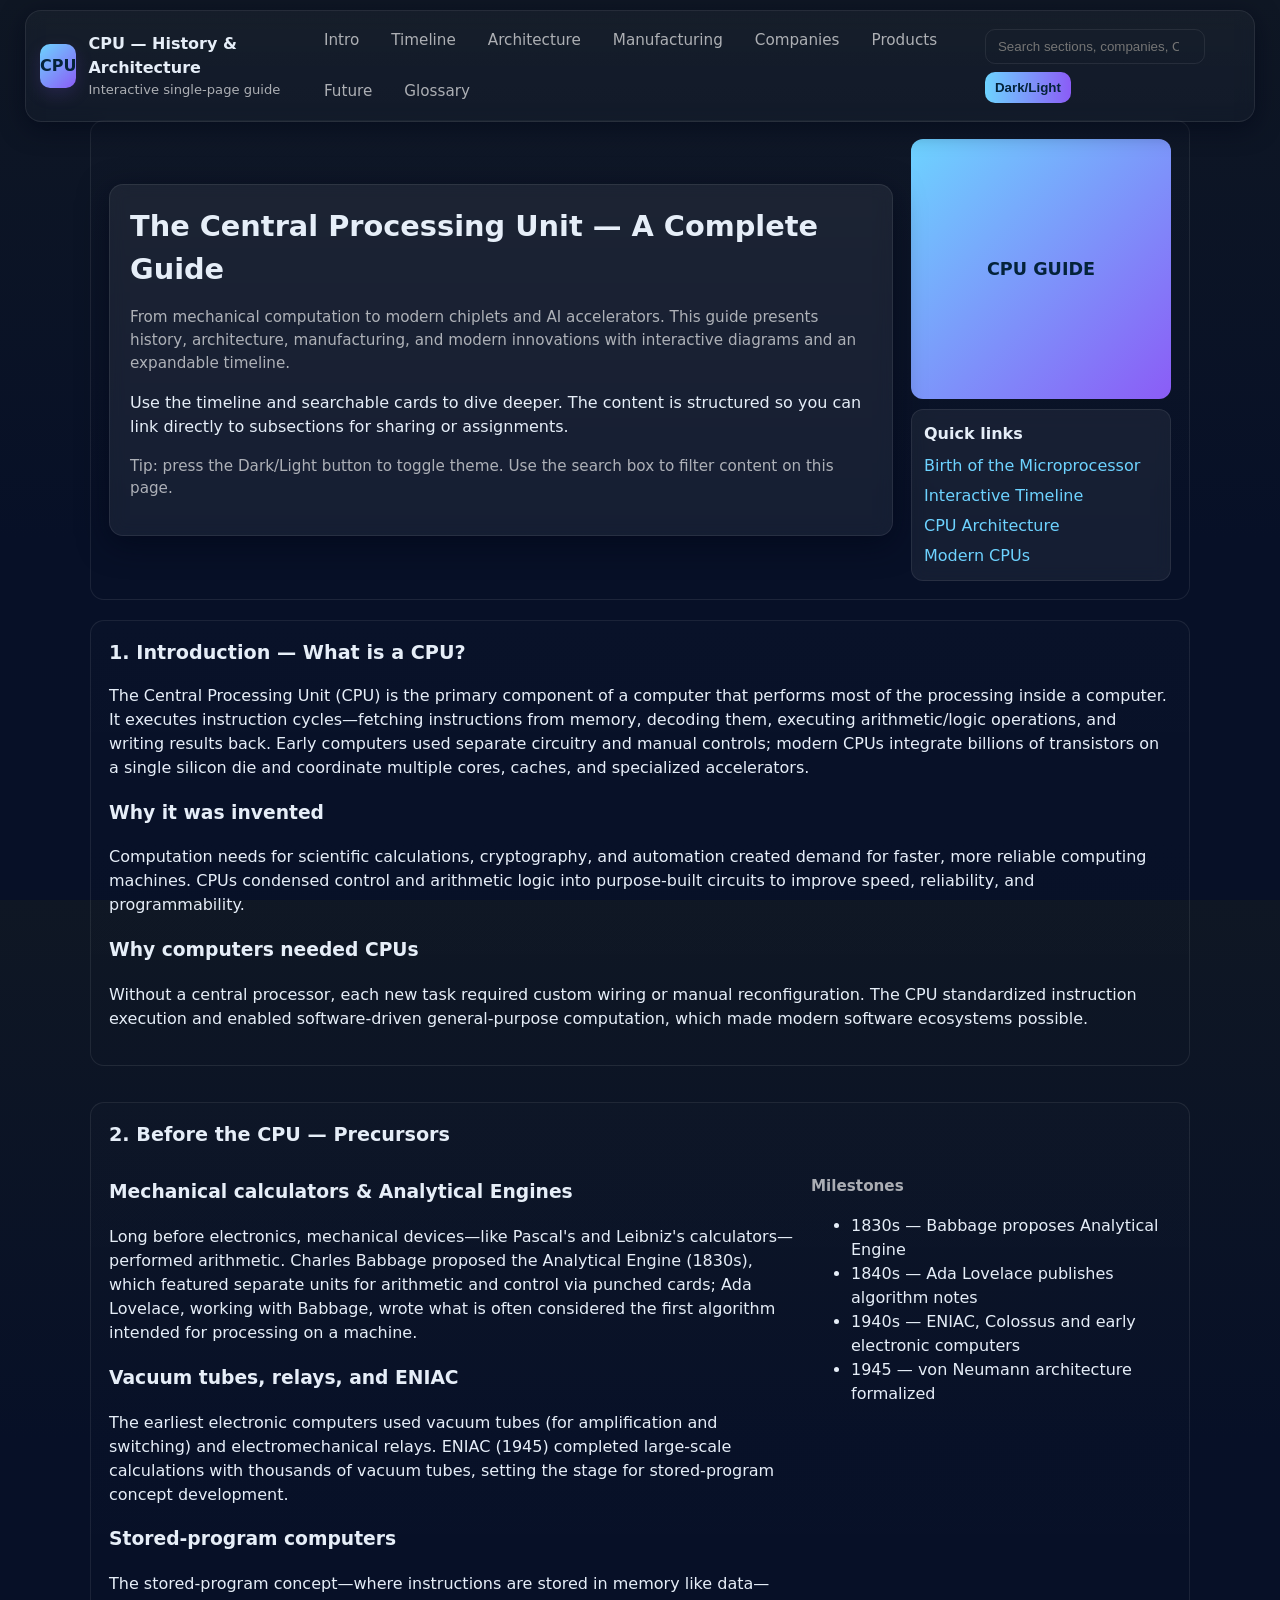
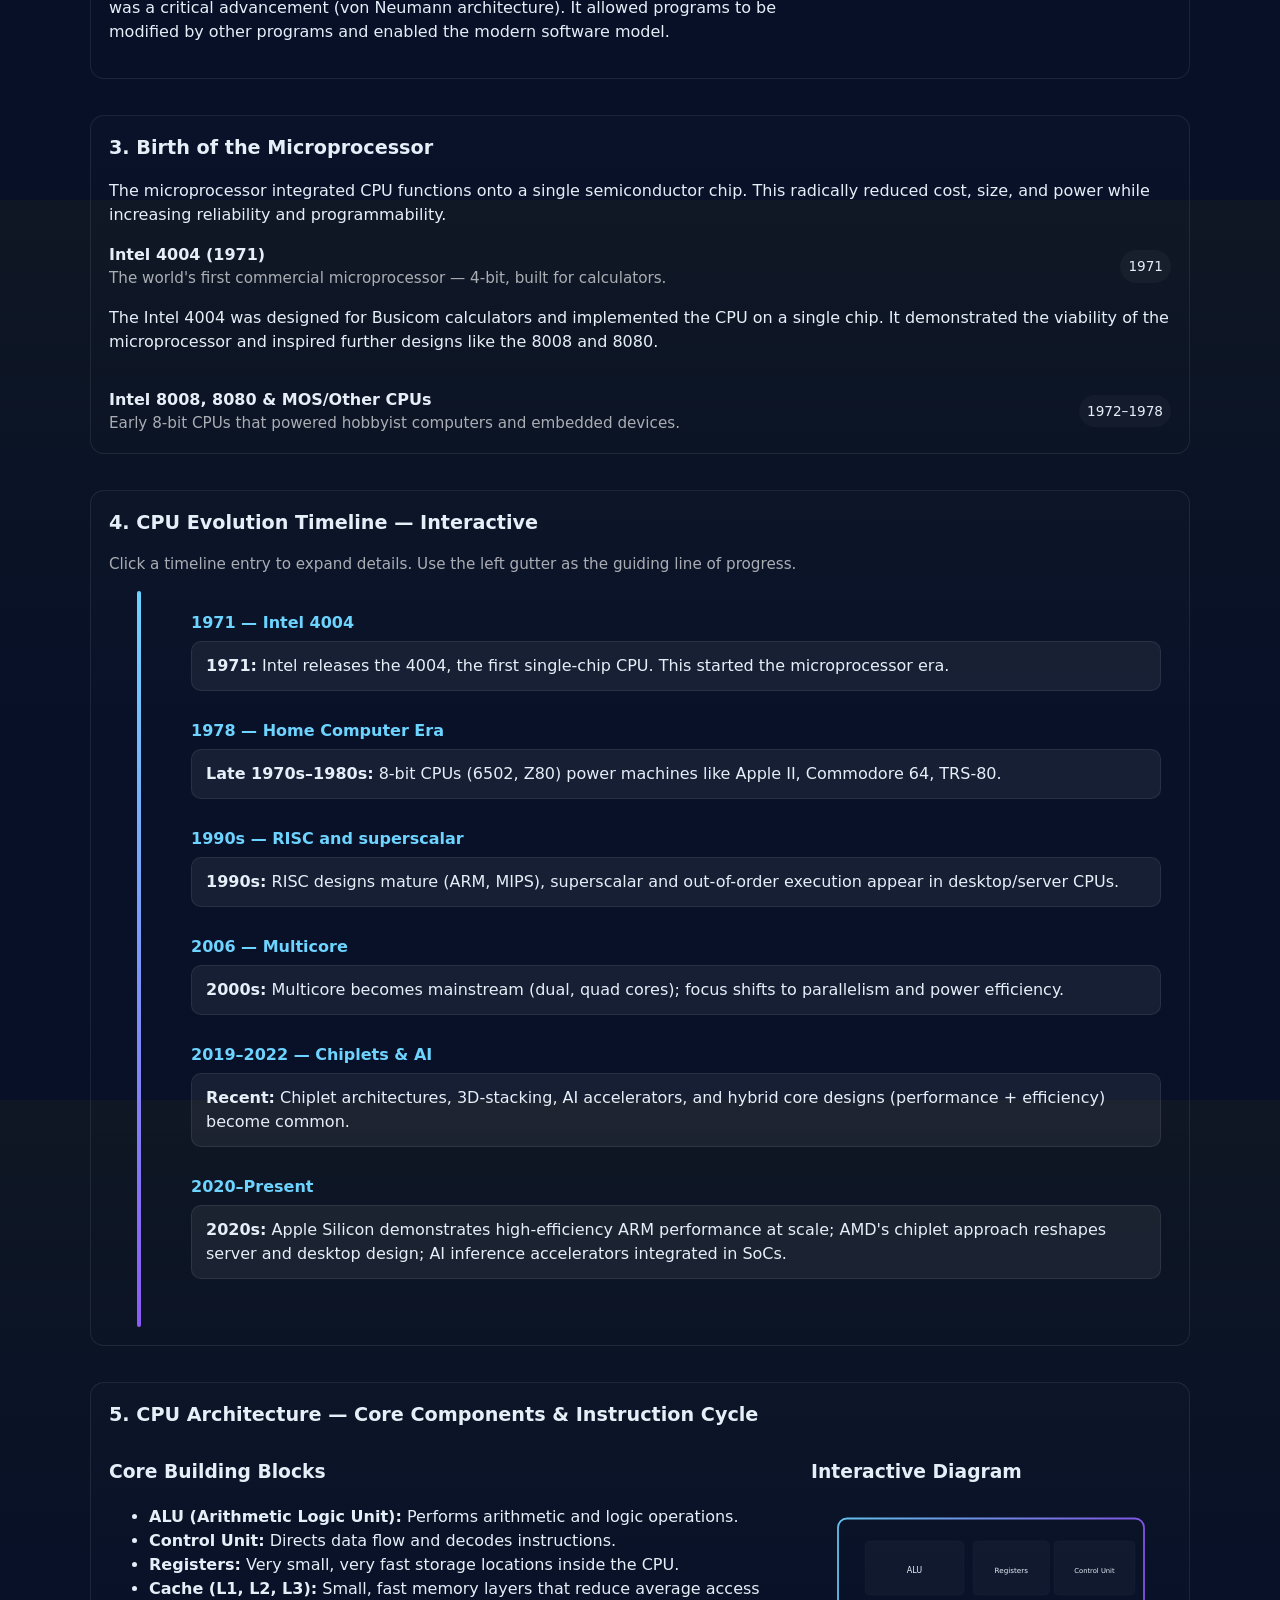
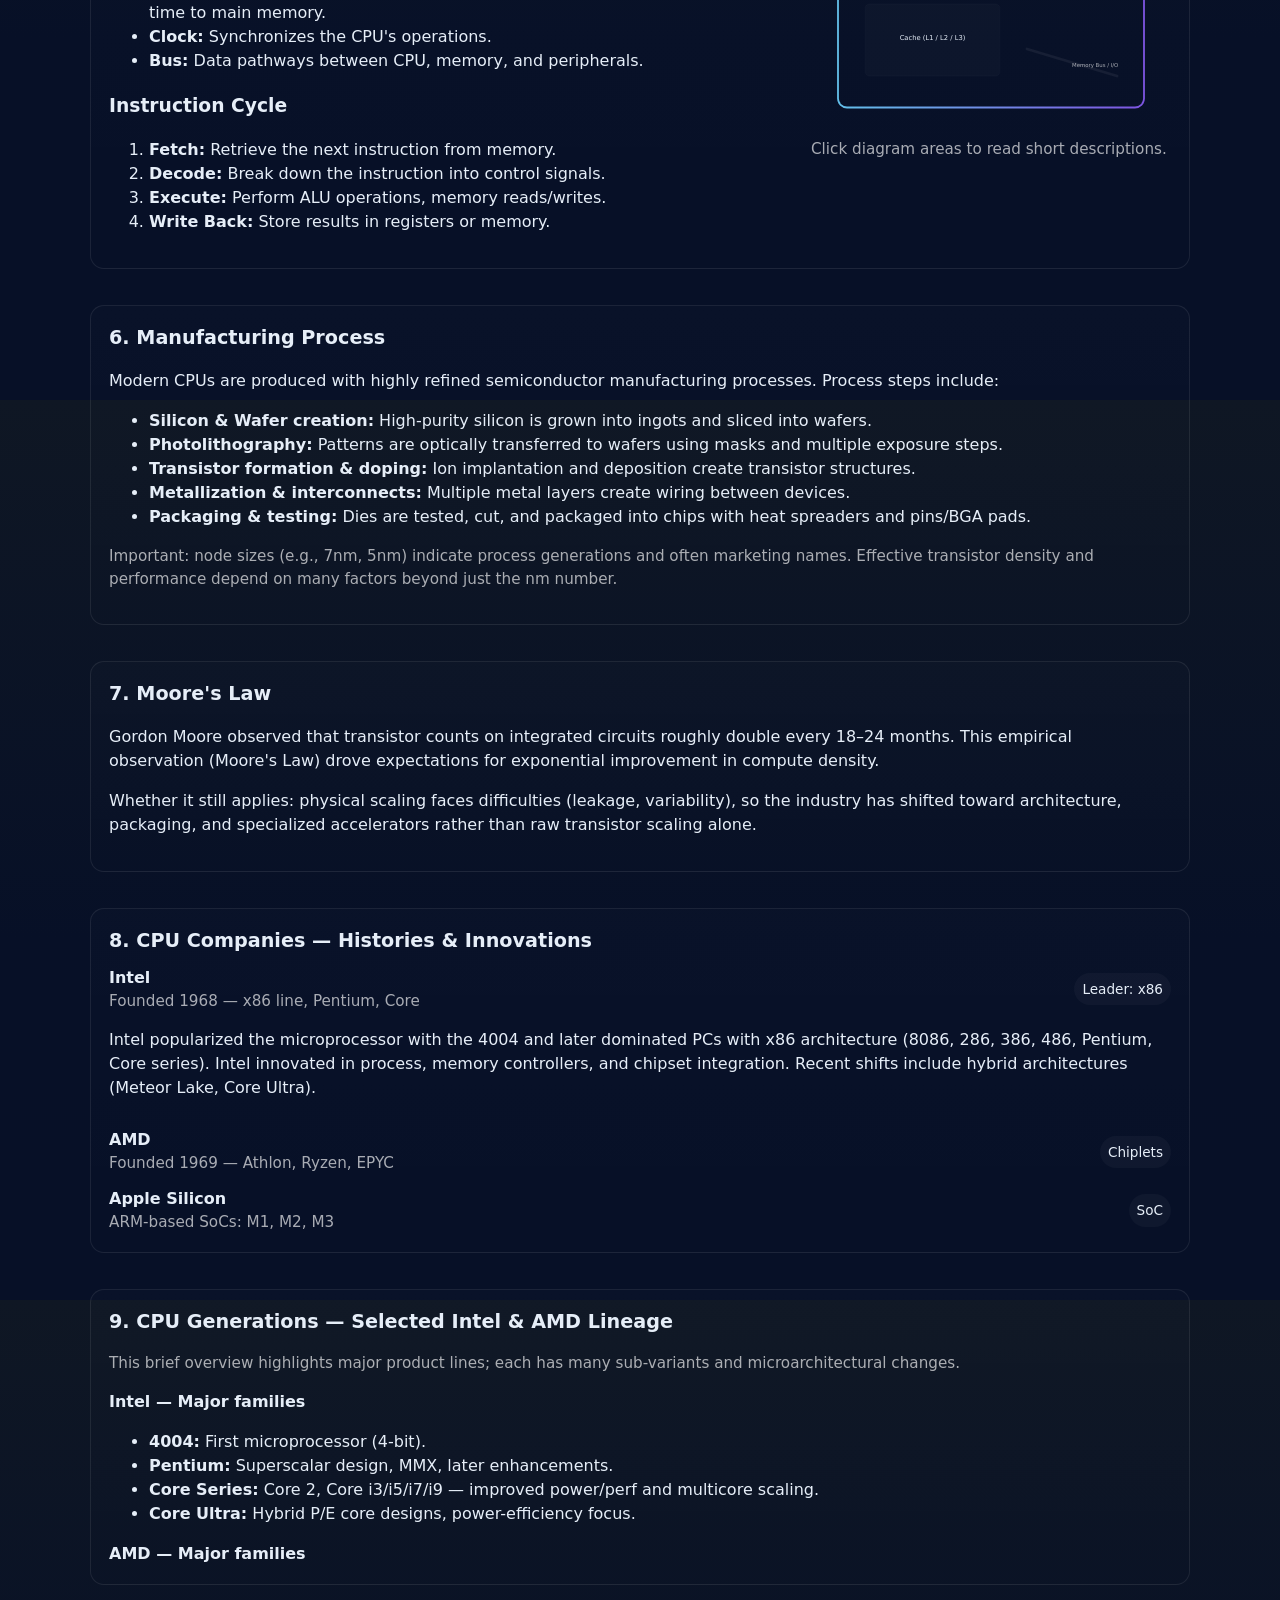
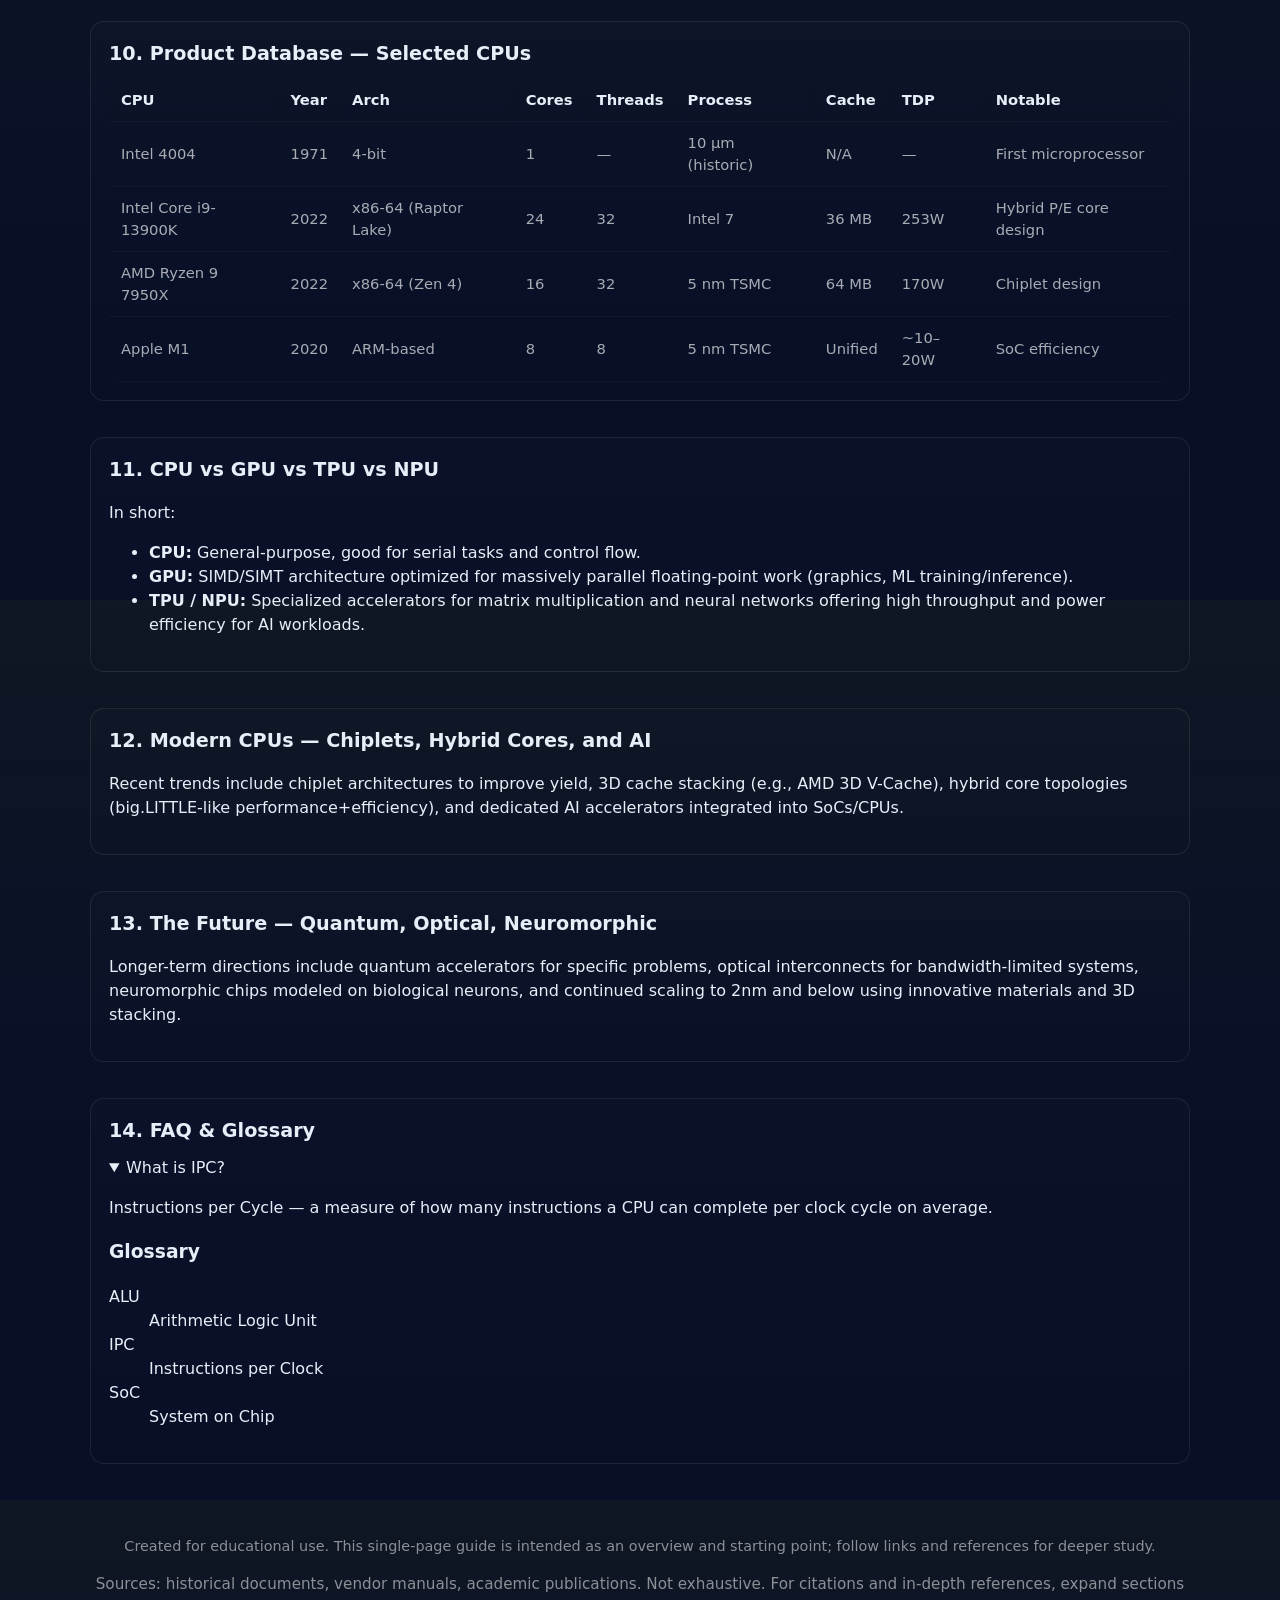
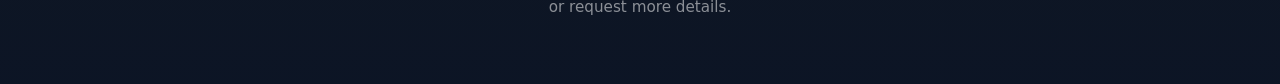
<file: assignments/assgnment4-cpu`s/index.html>
<!doctype html>
<html lang="en">
<head>
  <meta charset="utf-8" />
  <meta name="viewport" content="width=device-width,initial-scale=1" />
  <meta name="description" content="Complete educational single-page site on the history, architecture, and evolution of the CPU. Includes timeline, diagrams, product table, comparisons, glossary, and interactive features." />
  <title>CPU — History, Architecture & Evolution</title>

  <!-- Primary styles: glassmorphism, gradients, responsive layout -->
  <style>
    /* =============================
       CSS VARIABLES & THEME
       ============================= */
    :root{
      --bg: #0f1724;
      --card: rgba(255,255,255,0.06);
      --muted: rgba(255,255,255,0.65);
      --glass: rgba(255,255,255,0.06);
      --accent-start: #6dd3ff;
      --accent-end: #8b5cf6;
      --glass-border: rgba(255,255,255,0.08);
      --text: #e6eef8;
      --radius: 14px;
      --max-width: 1100px;
      --glass-blur: 8px;
      --ease: cubic-bezier(.2,.9,.3,1);
    }
    [data-theme="light"]{
      --bg: #f6f9ff;
      --card: rgba(255,255,255,0.8);
      --muted: #334155;
      --glass: rgba(255,255,255,0.7);
      --glass-border: rgba(0,0,0,0.06);
      --text: #0b1220;
    }

    /* =============================
       BASIC LAYOUT
       ============================= */
    html,body{height:100%}
    body{
      margin:0;
      font-family: Inter, ui-sans-serif, system-ui, -apple-system, "Segoe UI", Roboto, "Helvetica Neue", Arial;
      background: linear-gradient(180deg,var(--bg), #071027 60%);
      color:var(--text);
      -webkit-font-smoothing:antialiased;
      -moz-osx-font-smoothing:grayscale;
      line-height:1.5;
      padding-top:72px; /* for sticky header */
    }
    .container{
      max-width:var(--max-width);
      margin:0 auto;
      padding:28px;
    }

    /* =============================
       NAV
       ============================= */
    header.site-header{
      position:fixed;
      top:10px;
      left:50%;
      transform:translateX(-50%);
      width:calc(100% - 40px);
      max-width:1200px;
      z-index:60;
      display:flex;
      align-items:center;
      justify-content:space-between;
      gap:12px;
      padding:10px 14px;
      background:linear-gradient(180deg, rgba(255,255,255,0.03), rgba(255,255,255,0.02));
      border-radius:16px;
      border:1px solid var(--glass-border);
      backdrop-filter: blur(var(--glass-blur));
      box-shadow: 0 6px 24px rgba(2,6,23,0.6);
    }
    .brand{
      display:flex;
      gap:12px;
      align-items:center;
      text-decoration:none;
      color:var(--text);
    }
    .logo{
      width:44px;
      height:44px;
      border-radius:10px;
      background:linear-gradient(135deg,var(--accent-start),var(--accent-end));
      display:grid;
      place-items:center;
      font-weight:700;
      color:#04233a;
      box-shadow: 0 6px 18px rgba(139,92,246,0.16);
    }
    nav.primary{
      display:flex;
      gap:12px;
      align-items:center;
      flex-wrap:wrap;
    }
    nav.primary a{
      color:var(--muted);
      text-decoration:none;
      padding:8px 10px;
      border-radius:8px;
      font-size:0.95rem;
    }
    nav.primary a:hover{color:var(--text); background:linear-gradient(90deg, rgba(255,255,255,0.02), rgba(255,255,255,0.01));}

    /* =============================
       PAGE COMPONENTS
       ============================= */
    h1{font-size:1.8rem;margin:0 0 6px}
    h2{font-size:1.2rem;margin:0 0 10px}
    .hero{
      display:flex;
      gap:18px;
      align-items:center;
      margin-bottom:18px;
    }
    .hero-card{
      flex:1;
      padding:20px;
      border-radius:var(--radius);
      background:var(--card);
      border:1px solid var(--glass-border);
      backdrop-filter: blur(var(--glass-blur));
      box-shadow: 0 8px 30px rgba(2,6,23,0.6);
    }
    .hero-visual{
      width:260px;
      min-width:180px;
      aspect-ratio:1/1;
      border-radius:12px;
      background:linear-gradient(135deg,var(--accent-start),var(--accent-end));
      display:grid;
      place-items:center;
      color:#04233a;
      font-weight:700;
      font-size:1.1rem;
    }

    /* =============================
       SECTIONS
       ============================= */
    section{
      margin:20px 0 36px;
      padding:18px;
      border-radius:14px;
      background:linear-gradient(180deg, rgba(255,255,255,0.01), rgba(255,255,255,0.005));
      border:1px solid var(--glass-border);
    }
    .grid{
      display:grid;
      gap:18px;
    }
    .two-col{grid-template-columns:1fr 360px}
    @media (max-width:900px){
      .two-col{grid-template-columns:1fr}
      .hero{flex-direction:column}
      .hero-visual{width:100%}
    }

    /* =============================
       TIMELINE
       ============================= */
    .timeline{
      position:relative;
      padding:20px 10px;
    }
    .timeline-line{
      position:absolute;
      left:28px;
      top:0;
      bottom:0;
      width:4px;
      background:linear-gradient(180deg,var(--accent-start),var(--accent-end));
      border-radius:8px;
      transform-origin:center;
    }
    .tl-item{
      position:relative;
      padding-left:72px;
      margin-bottom:28px;
    }
    .tl-item time{
      display:block;
      font-weight:600;
      color:var(--accent-start);
      margin-bottom:6px;
    }
    .tl-bubble{
      background:var(--card);
      padding:12px 14px;
      border-radius:10px;
      border:1px solid var(--glass-border);
    }

    /* =============================
       CARDS & EXPANDABLE
       ============================= */
    .expandable{
      cursor:pointer;
      transition:all .28s var(--ease);
      overflow:hidden;
    }
    .expandable .summary{
      display:flex;
      justify-content:space-between;
      align-items:center;
      gap:12px;
    }
    .expandable .details{
      max-height:0;
      opacity:0;
      transition:max-height .35s var(--ease),opacity .35s var(--ease);
    }
    .expandable[open] .details{
      max-height:1200px;
      opacity:1;
      margin-top:12px;
    }
    .chip{display:inline-block;padding:6px 8px;border-radius:999px;background:rgba(255,255,255,0.03);font-size:0.85rem}

    /* =============================
       TABLES
       ============================= */
    .table-wrap{overflow:auto;border-radius:12px}
    table{
      width:100%;
      border-collapse:collapse;
      min-width:720px;
      background:linear-gradient(180deg, rgba(0,0,0,0.02), rgba(0,0,0,0.0));
    }
    th,td{
      padding:10px 12px;
      text-align:left;
      border-bottom:1px solid rgba(255,255,255,0.03);
      font-size:0.92rem;
      color:var(--muted);
    }
    th{color:var(--text);background:transparent; position:sticky; top:0; backdrop-filter: blur(4px)}
    tr:hover td{background:linear-gradient(90deg, rgba(255,255,255,0.01), rgba(255,255,255,0.00));}

    /* =============================
       SEARCH & UI
       ============================= */
    .controls{display:flex; gap:8px; align-items:center; flex-wrap:wrap}
    input[type="search"]{
      padding:9px 12px;border-radius:10px;border:1px solid var(--glass-border);background:transparent;color:var(--text);
      outline:none;min-width:220px;
    }
    .btn{
      padding:8px 10px;border-radius:10px;border:none;background:linear-gradient(90deg,var(--accent-start),var(--accent-end));color:#04233a;font-weight:600;cursor:pointer;
    }

    /* =============================
       FOOTER & MISC
       ============================= */
    footer{opacity:0.8;font-size:0.9rem;padding:22px 0;text-align:center;color:var(--muted)}
    .progress{
      position:fixed;left:0;right:0;top:0;height:4px;background:linear-gradient(90deg,var(--accent-start),var(--accent-end));
      transform-origin:left; z-index:80;
    }

    /* =============================
       BACK TO TOP
       ============================= */
    .back-to-top{
      position:fixed;right:18px;bottom:18px;width:48px;height:48px;border-radius:12px;background:linear-gradient(135deg,var(--accent-start),var(--accent-end));
      display:grid;place-items:center;color:#04233a;font-weight:700;border:none;box-shadow:0 8px 20px rgba(2,6,23,0.5);cursor:pointer;z-index:80;
    }

    /* =============================
       SMALL HELPERS
       ============================= */
    .muted{color:var(--muted);font-size:0.95rem}
    a.inline{color:var(--accent-start);text-decoration:none}
    .svg-illus{width:100%;max-width:680px;height:auto}
  </style>
</head>
<body>
  <!-- Scroll progress bar -->
  <div id="progress" class="progress" style="transform:scaleX(0)"></div>

  <!-- Header / Sticky Navigation -->
  <header class="site-header" role="banner" aria-label="Main header">
    <a class="brand" href="#top">
      <div class="logo" aria-hidden="true">CPU</div>
      <div>
        <div style="font-weight:700">CPU — History & Architecture</div>
        <div class="muted" style="font-size:0.82rem">Interactive single-page guide</div>
      </div>
    </a>

    <nav class="primary" role="navigation" aria-label="Primary">
      <a href="#intro">Intro</a>
      <a href="#timeline">Timeline</a>
      <a href="#architecture">Architecture</a>
      <a href="#manufacturing">Manufacturing</a>
      <a href="#companies">Companies</a>
      <a href="#products">Products</a>
      <a href="#future">Future</a>
      <a href="#glossary">Glossary</a>
    </nav>

    <div class="controls" role="region" aria-label="controls">
      <input id="site-search" type="search" placeholder="Search sections, companies, CPUs..." aria-label="Search the page" />
      <button id="theme-toggle" class="btn" aria-pressed="false">Dark/Light</button>
    </div>
  </header>

  <!-- Main content container -->
  <main class="container" id="top">
    <!-- HERO -->
    <section class="hero" aria-labelledby="hero-title">
      <div class="hero-card" role="article" aria-labelledby="hero-title">
        <h1 id="hero-title">The Central Processing Unit — A Complete Guide</h1>
        <p class="muted">From mechanical computation to modern chiplets and AI accelerators. This guide presents history, architecture, manufacturing, and modern innovations with interactive diagrams and an expandable timeline.</p>
        <p>Use the timeline and searchable cards to dive deeper. The content is structured so you can link directly to subsections for sharing or assignments.</p>
        <p class="muted">Tip: press the Dark/Light button to toggle theme. Use the search box to filter content on this page.</p>
      </div>

      <div style="display:flex;flex-direction:column;gap:10px;min-width:220px">
        <div class="hero-visual" aria-hidden="true">CPU GUIDE</div>
        <div style="padding:12px;border-radius:12px;background:var(--card);border:1px solid var(--glass-border);backdrop-filter: blur(var(--glass-blur))">
          <strong>Quick links</strong>
          <div style="margin-top:8px;display:flex;flex-direction:column;gap:6px">
            <a class="inline" href="#birth">Birth of the Microprocessor</a>
            <a class="inline" href="#timeline">Interactive Timeline</a>
            <a class="inline" href="#architecture">CPU Architecture</a>
            <a class="inline" href="#modern">Modern CPUs</a>
          </div>
        </div>
      </div>
    </section>

    <!-- INTRODUCTION -->
    <section id="intro" aria-labelledby="intro-title">
      <h2 id="intro-title">1. Introduction — What is a CPU?</h2>
      <p>The Central Processing Unit (CPU) is the primary component of a computer that performs most of the processing inside a computer. It executes instruction cycles—fetching instructions from memory, decoding them, executing arithmetic/logic operations, and writing results back. Early computers used separate circuitry and manual controls; modern CPUs integrate billions of transistors on a single silicon die and coordinate multiple cores, caches, and specialized accelerators.</p>

      <h3>Why it was invented</h3>
      <p>Computation needs for scientific calculations, cryptography, and automation created demand for faster, more reliable computing machines. CPUs condensed control and arithmetic logic into purpose-built circuits to improve speed, reliability, and programmability.</p>

      <h3>Why computers needed CPUs</h3>
      <p>Without a central processor, each new task required custom wiring or manual reconfiguration. The CPU standardized instruction execution and enabled software-driven general-purpose computation, which made modern software ecosystems possible.</p>
    </section>

    <!-- BEFORE THE CPU -->
    <section id="before" aria-labelledby="before-title">
      <h2 id="before-title">2. Before the CPU — Precursors</h2>
      <div class="grid two-col">
        <article>
          <h3>Mechanical calculators & Analytical Engines</h3>
          <p>Long before electronics, mechanical devices—like Pascal's and Leibniz's calculators—performed arithmetic. Charles Babbage proposed the Analytical Engine (1830s), which featured separate units for arithmetic and control via punched cards; Ada Lovelace, working with Babbage, wrote what is often considered the first algorithm intended for processing on a machine.</p>

          <h3>Vacuum tubes, relays, and ENIAC</h3>
          <p>The earliest electronic computers used vacuum tubes (for amplification and switching) and electromechanical relays. ENIAC (1945) completed large-scale calculations with thousands of vacuum tubes, setting the stage for stored-program concept development.</p>

          <h3>Stored-program computers</h3>
          <p>The stored-program concept—where instructions are stored in memory like data—was a critical advancement (von Neumann architecture). It allowed programs to be modified by other programs and enabled the modern software model.</p>
        </article>

        <aside>
          <h3 class="muted">Milestones</h3>
          <ul>
            <li>1830s — Babbage proposes Analytical Engine</li>
            <li>1840s — Ada Lovelace publishes algorithm notes</li>
            <li>1940s — ENIAC, Colossus and early electronic computers</li>
            <li>1945 — von Neumann architecture formalized</li>
          </ul>
        </aside>
      </div>
    </section>

    <!-- BIRTH OF MICROPROCESSOR -->
    <section id="birth" aria-labelledby="birth-title">
      <h2 id="birth-title">3. Birth of the Microprocessor</h2>
      <p>The microprocessor integrated CPU functions onto a single semiconductor chip. This radically reduced cost, size, and power while increasing reliability and programmability.</p>

      <div class="grid">
        <details class="expandable" open>
          <summary class="summary">
            <div>
              <strong>Intel 4004 (1971)</strong>
              <div class="muted">The world's first commercial microprocessor — 4-bit, built for calculators.</div>
            </div>
            <div class="chip">1971</div>
          </summary>
          <div class="details">
            <p>The Intel 4004 was designed for Busicom calculators and implemented the CPU on a single chip. It demonstrated the viability of the microprocessor and inspired further designs like the 8008 and 8080.</p>
          </div>
        </details>

        <details class="expandable">
          <summary class="summary">
            <div>
              <strong>Intel 8008, 8080 & MOS/Other CPUs</strong>
              <div class="muted">Early 8-bit CPUs that powered hobbyist computers and embedded devices.</div>
            </div>
            <div class="chip">1972–1978</div>
          </summary>
          <div class="details">
            <p>The Intel 8008 and 8080 influenced the creation of microcomputers. Motorola 6800, MOS 6502, and Zilog Z80 fueled the home computer revolution and arcade systems.</p>
          </div>
        </details>
      </div>
    </section>

    <!-- TIMELINE -->
    <section id="timeline" aria-labelledby="timeline-title">
      <h2 id="timeline-title">4. CPU Evolution Timeline — Interactive</h2>
      <p class="muted">Click a timeline entry to expand details. Use the left gutter as the guiding line of progress.</p>

      <div class="timeline" id="timeline-list" role="list">
        <div class="timeline-line" aria-hidden="true"></div>

        <article class="tl-item" role="listitem" id="tl-1971">
          <time>1971 — Intel 4004</time>
          <div class="tl-bubble">
            <strong>1971:</strong> Intel releases the 4004, the first single-chip CPU. This started the microprocessor era.
          </div>
        </article>

        <article class="tl-item" id="tl-1978">
          <time>1978 — Home Computer Era</time>
          <div class="tl-bubble">
            <strong>Late 1970s–1980s:</strong> 8-bit CPUs (6502, Z80) power machines like Apple II, Commodore 64, TRS-80.
          </div>
        </article>

        <article class="tl-item" id="tl-1990">
          <time>1990s — RISC and superscalar</time>
          <div class="tl-bubble">
            <strong>1990s:</strong> RISC designs mature (ARM, MIPS), superscalar and out-of-order execution appear in desktop/server CPUs.
          </div>
        </article>

        <article class="tl-item" id="tl-2006">
          <time>2006 — Multicore</time>
          <div class="tl-bubble">
            <strong>2000s:</strong> Multicore becomes mainstream (dual, quad cores); focus shifts to parallelism and power efficiency.
          </div>
        </article>

        <article class="tl-item" id="tl-2019">
          <time>2019–2022 — Chiplets & AI</time>
          <div class="tl-bubble">
            <strong>Recent:</strong> Chiplet architectures, 3D-stacking, AI accelerators, and hybrid core designs (performance + efficiency) become common.
          </div>
        </article>

        <article class="tl-item" id="tl-2024">
          <time>2020–Present</time>
          <div class="tl-bubble">
            <strong>2020s:</strong> Apple Silicon demonstrates high-efficiency ARM performance at scale; AMD's chiplet approach reshapes server and desktop design; AI inference accelerators integrated in SoCs.
          </div>
        </article>
      </div>
    </section>

    <!-- ARCHITECTURE -->
    <section id="architecture" aria-labelledby="arch-title">
      <h2 id="arch-title">5. CPU Architecture — Core Components & Instruction Cycle</h2>
      <div class="grid two-col">
        <article>
          <h3>Core Building Blocks</h3>
          <ul>
            <li><strong>ALU (Arithmetic Logic Unit):</strong> Performs arithmetic and logic operations.</li>
            <li><strong>Control Unit:</strong> Directs data flow and decodes instructions.</li>
            <li><strong>Registers:</strong> Very small, very fast storage locations inside the CPU.</li>
            <li><strong>Cache (L1, L2, L3):</strong> Small, fast memory layers that reduce average access time to main memory.</li>
            <li><strong>Clock:</strong> Synchronizes the CPU's operations.</li>
            <li><strong>Bus:</strong> Data pathways between CPU, memory, and peripherals.</li>
          </ul>

          <h3>Instruction Cycle</h3>
          <ol>
            <li><strong>Fetch:</strong> Retrieve the next instruction from memory.</li>
            <li><strong>Decode:</strong> Break down the instruction into control signals.</li>
            <li><strong>Execute:</strong> Perform ALU operations, memory reads/writes.</li>
            <li><strong>Write Back:</strong> Store results in registers or memory.</li>
          </ol>
        </article>

        <aside>
          <h3>Interactive Diagram</h3>
          <!-- SVG CPU illustration with clickable parts -->
          <svg class="svg-illus" viewBox="0 0 800 480" role="img" aria-label="Simplified CPU block diagram">
            <!-- Background -->
            <defs>
              <linearGradient id="g1" x1="0" x2="1">
                <stop offset="0" stop-color="#6dd3ff" />
                <stop offset="1" stop-color="#8b5cf6" />
              </linearGradient>
            </defs>

            <!-- CPU border -->
            <rect x="60" y="30" width="680" height="420" rx="20" fill="none" stroke="url(#g1)" stroke-width="4" opacity="0.9"/>

            <!-- ALU -->
            <g id="svg-alu" tabindex="0" role="button" aria-label="ALU: click to learn more">
              <rect x="120" y="80" width="220" height="120" rx="10" fill="rgba(255,255,255,0.03)" stroke="rgba(255,255,255,0.06)" />
              <text x="230" y="150" text-anchor="middle" font-size="18" fill="var(--text)">ALU</text>
            </g>

            <!-- Registers -->
            <g id="svg-reg" tabindex="0" role="button" aria-label="Registers: click to learn more">
              <rect x="360" y="80" width="170" height="120" rx="10" fill="rgba(255,255,255,0.03)" stroke="rgba(255,255,255,0.06)" />
              <text x="445" y="150" text-anchor="middle" font-size="16" fill="var(--text)">Registers</text>
            </g>

            <!-- Control Unit -->
            <g id="svg-cu" tabindex="0" role="button" aria-label="Control Unit: click to learn more">
              <rect x="540" y="80" width="180" height="120" rx="10" fill="rgba(255,255,255,0.03)" stroke="rgba(255,255,255,0.06)" />
              <text x="630" y="150" text-anchor="middle" font-size="15" fill="var(--text)">Control Unit</text>
            </g>

            <!-- Cache -->
            <g id="svg-cache" tabindex="0" role="button" aria-label="Cache: click to learn more">
              <rect x="120" y="220" width="300" height="160" rx="10" fill="rgba(255,255,255,0.02)" stroke="rgba(255,255,255,0.05)" />
              <text x="270" y="300" text-anchor="middle" font-size="15" fill="var(--text)">Cache (L1 / L2 / L3)</text>
            </g>

            <!-- Memory Bus -->
            <line x1="480" y1="320" x2="680" y2="380" stroke="rgba(255,255,255,0.06)" stroke-width="6" stroke-linecap="round"/>
            <text x="580" y="360" font-size="12" fill="var(--muted)">Memory Bus / I/O</text>
          </svg>

          <div id="svg-info" class="muted" style="margin-top:10px">Click diagram areas to read short descriptions.</div>
        </aside>
      </div>
    </section>

    <!-- MANUFACTURING -->
    <section id="manufacturing" aria-labelledby="manu-title">
      <h2 id="manu-title">6. Manufacturing Process</h2>
      <p>Modern CPUs are produced with highly refined semiconductor manufacturing processes. Process steps include:</p>
      <ul>
        <li><strong>Silicon & Wafer creation:</strong> High-purity silicon is grown into ingots and sliced into wafers.</li>
        <li><strong>Photolithography:</strong> Patterns are optically transferred to wafers using masks and multiple exposure steps.</li>
        <li><strong>Transistor formation & doping:</strong> Ion implantation and deposition create transistor structures.</li>
        <li><strong>Metallization & interconnects:</strong> Multiple metal layers create wiring between devices.</li>
        <li><strong>Packaging & testing:</strong> Dies are tested, cut, and packaged into chips with heat spreaders and pins/BGA pads.</li>
      </ul>
      <p class="muted">Important: node sizes (e.g., 7nm, 5nm) indicate process generations and often marketing names. Effective transistor density and performance depend on many factors beyond just the nm number.</p>
    </section>

    <!-- MOORE'S LAW -->
    <section id="moore" aria-labelledby="moore-title">
      <h2 id="moore-title">7. Moore's Law</h2>
      <p>Gordon Moore observed that transistor counts on integrated circuits roughly double every 18–24 months. This empirical observation (Moore's Law) drove expectations for exponential improvement in compute density.</p>
      <p>Whether it still applies: physical scaling faces difficulties (leakage, variability), so the industry has shifted toward architecture, packaging, and specialized accelerators rather than raw transistor scaling alone.</p>
    </section>

    <!-- COMPANIES -->
    <section id="companies" aria-labelledby="companies-title">
      <h2 id="companies-title">8. CPU Companies — Histories & Innovations</h2>

      <!-- Expandable cards for companies -->
      <div style="display:grid;gap:12px">
        <details class="expandable" open>
          <summary class="summary"><div><strong>Intel</strong><div class="muted">Founded 1968 — x86 line, Pentium, Core</div></div><div class="chip">Leader: x86</div></summary>
          <div class="details">
            <p>Intel popularized the microprocessor with the 4004 and later dominated PCs with x86 architecture (8086, 286, 386, 486, Pentium, Core series). Intel innovated in process, memory controllers, and chipset integration. Recent shifts include hybrid architectures (Meteor Lake, Core Ultra).</p>
          </div>
        </details>

        <details class="expandable">
          <summary class="summary"><div><strong>AMD</strong><div class="muted">Founded 1969 — Athlon, Ryzen, EPYC</div></div><div class="chip">Chiplets</div></summary>
          <div class="details">
            <p>AMD challenged Intel with Athlon in the early 2000s and more recently with Ryzen and EPYC CPUs. AMD's chiplet approach (separating I/O die and CPU chiplets) scaled performance while improving manufacturing yield.</p>
          </div>
        </details>

        <details class="expandable">
          <summary class="summary"><div><strong>Apple Silicon</strong><div class="muted">ARM-based SoCs: M1, M2, M3</div></div><div class="chip">SoC</div></summary>
          <div class="details">
            <p>Apple transitioned macs from x86 to high-performance ARM-based SoCs starting with M1 in 2020. Their tight hardware-software co-design delivered excellent performance-per-watt for laptops and desktops.</p>
          </div>
        </details>

        <!-- More companies: ARM, Qualcomm, NVIDIA, IBM, Samsung, MediaTek -->
      </div>
    </section>

    <!-- CPU GENERATIONS -->
    <section id="generations" aria-labelledby="gen-title">
      <h2 id="gen-title">9. CPU Generations — Selected Intel & AMD Lineage</h2>
      <p class="muted">This brief overview highlights major product lines; each has many sub-variants and microarchitectural changes.</p>

      <details class="expandable" open>
        <summary class="summary"><div><strong>Intel — Major families</strong></div></summary>
        <div class="details">
          <ul>
            <li><strong>4004:</strong> First microprocessor (4-bit).</li>
            <li><strong>Pentium:</strong> Superscalar design, MMX, later enhancements.</li>
            <li><strong>Core Series:</strong> Core 2, Core i3/i5/i7/i9 — improved power/perf and multicore scaling.</li>
            <li><strong>Core Ultra:</strong> Hybrid P/E core designs, power-efficiency focus.</li>
          </ul>
        </div>
      </details>

      <details class="expandable">
        <summary class="summary"><div><strong>AMD — Major families</strong></div></summary>
        <div class="details">
          <ul>
            <li><strong>Athlon:</strong> Competed against early Intel Pentium CPUs.</li>
            <li><strong>Ryzen:</strong> Zen microarchitecture delivered high IPC and multicore scaling.</li>
            <li><strong>EPYC & Threadripper:</strong> Server and workstation-focused multi-die designs.</li>
          </ul>
        </div>
      </details>
    </section>

    <!-- PRODUCT DATABASE (short sample) -->
    <section id="products" aria-labelledby="products-title">
      <h2 id="products-title">10. Product Database — Selected CPUs</h2>
      <div class="table-wrap" role="region" aria-label="CPU product table">
        <table>
          <thead>
            <tr>
              <th>CPU</th><th>Year</th><th>Arch</th><th>Cores</th><th>Threads</th><th>Process</th><th>Cache</th><th>TDP</th><th>Notable</th>
            </tr>
          </thead>
          <tbody id="product-table">
            <tr>
              <td>Intel 4004</td><td>1971</td><td>4-bit</td><td>1</td><td>—</td><td>10 µm (historic)</td><td>N/A</td><td>—</td><td>First microprocessor</td>
            </tr>
            <tr>
              <td>Intel Core i9-13900K</td><td>2022</td><td>x86-64 (Raptor Lake)</td><td>24</td><td>32</td><td>Intel 7</td><td>36 MB</td><td>253W</td><td>Hybrid P/E core design</td>
            </tr>
            <tr>
              <td>AMD Ryzen 9 7950X</td><td>2022</td><td>x86-64 (Zen 4)</td><td>16</td><td>32</td><td>5 nm TSMC</td><td>64 MB</td><td>170W</td><td>Chiplet design</td>
            </tr>
            <tr>
              <td>Apple M1</td><td>2020</td><td>ARM-based</td><td>8</td><td>8</td><td>5 nm TSMC</td><td>Unified</td><td>~10–20W</td><td>SoC efficiency</td>
            </tr>
          </tbody>
        </table>
      </div>
    </section>

    <!-- COMPARISONS -->
    <section id="comparison" aria-labelledby="comp-title">
      <h2 id="comp-title">11. CPU vs GPU vs TPU vs NPU</h2>
      <p>In short:</p>
      <ul>
        <li><strong>CPU:</strong> General-purpose, good for serial tasks and control flow.</li>
        <li><strong>GPU:</strong> SIMD/SIMT architecture optimized for massively parallel floating-point work (graphics, ML training/inference).</li>
        <li><strong>TPU / NPU:</strong> Specialized accelerators for matrix multiplication and neural networks offering high throughput and power efficiency for AI workloads.</li>
      </ul>
    </section>

    <!-- MODERN -->
    <section id="modern" aria-labelledby="modern-title">
      <h2 id="modern-title">12. Modern CPUs — Chiplets, Hybrid Cores, and AI</h2>
      <p>Recent trends include chiplet architectures to improve yield, 3D cache stacking (e.g., AMD 3D V-Cache), hybrid core topologies (big.LITTLE-like performance+efficiency), and dedicated AI accelerators integrated into SoCs/CPUs.</p>
    </section>

    <!-- FUTURE -->
    <section id="future" aria-labelledby="future-title">
      <h2 id="future-title">13. The Future — Quantum, Optical, Neuromorphic</h2>
      <p>Longer-term directions include quantum accelerators for specific problems, optical interconnects for bandwidth-limited systems, neuromorphic chips modeled on biological neurons, and continued scaling to 2nm and below using innovative materials and 3D stacking.</p>
    </section>

    <!-- FAQ & GLOSSARY -->
    <section id="faq" aria-labelledby="faq-title">
      <h2 id="faq-title">14. FAQ & Glossary</h2>
      <details open>
        <summary>What is IPC?</summary>
        <div class="details"><p>Instructions per Cycle — a measure of how many instructions a CPU can complete per clock cycle on average.</p></div>
      </details>

      <h3 id="glossary">Glossary</h3>
      <dl>
        <dt>ALU</dt><dd>Arithmetic Logic Unit</dd>
        <dt>IPC</dt><dd>Instructions per Clock</dd>
        <dt>SoC</dt><dd>System on Chip</dd>
      </dl>
    </section>

    <footer role="contentinfo">
      <p>Created for educational use. This single-page guide is intended as an overview and starting point; follow links and references for deeper study.</p>
      <p class="muted">Sources: historical documents, vendor manuals, academic publications. Not exhaustive. For citations and in-depth references, expand sections or request more details.</p>
    </footer>
  </main>

  <!-- Back to top -->
  <button id="backTop" class="back-to-top" aria-label="Back to top" title="Back to top">↑</button>

  <!-- =============================
       JavaScript: interactions
       ============================= -->
  <script>
    // Immediately-scoped helper functions and initialization
    (function(){
      // THEME TOGGLE (persist preference)
      const root = document.documentElement;
      const themeToggle = document.getElementById('theme-toggle');
      const storageKey = 'cpu_guide_theme';
      const saved = localStorage.getItem(storageKey);
      if(saved) document.documentElement.setAttribute('data-theme', saved);

      themeToggle.addEventListener('click', () => {
        const current = document.documentElement.getAttribute('data-theme');
        const next = current === 'light' ? '' : 'light';
        if(next) document.documentElement.setAttribute('data-theme', next);
        else document.documentElement.removeAttribute('data-theme');
        localStorage.setItem(storageKey, next || 'dark');
      });

      // SCROLL PROGRESS BAR
      const progress = document.getElementById('progress');
      window.addEventListener('scroll', () => {
        const h = document.documentElement;
        const pct = (h.scrollTop) / (h.scrollHeight - h.clientHeight);
        progress.style.transform = 'scaleX(' + Math.max(0, Math.min(1,pct)) + ')';
      }, {passive:true});

      // BACK TO TOP
      const back = document.getElementById('backTop');
      back.addEventListener('click', () => window.scrollTo({top:0,behavior:'smooth'}));
      window.addEventListener('scroll', () => {
        back.style.display = (window.scrollY > 400) ? 'grid' : 'none';
      });

      // SEARCH: simple filtering of headings, timeline, and expandable details
      const search = document.getElementById('site-search');
      search.addEventListener('input', (e) => {
        const q = e.target.value.toLowerCase().trim();
        // show/hide sections based on matching text
        document.querySelectorAll('main section, main details').forEach(el => {
          const text = (el.innerText || el.textContent).toLowerCase();
          const matches = !q || text.includes(q);
          el.style.display = matches ? '' : 'none';
        });
        // Ensure header and progress always visible
      });

      // Expandable keyboard accessibility (space/enter toggles)
      document.querySelectorAll('.expandable').forEach(d => {
        d.setAttribute('tabindex','0');
        d.addEventListener('keydown', (ev) => {
          if(ev.key === 'Enter' || ev.key === ' ') {
            ev.preventDefault();
            d.open = !d.open;
          }
        });
      });

      // SVG Diagram interactions: clicking parts shows info
      const info = document.getElementById('svg-info');
      function setSvgInfo(title, text){
        info.innerHTML = '<strong>' + title + '</strong><div style="margin-top:6px">'+text+'</div>';
      }
      document.getElementById('svg-alu').addEventListener('click', () => {
        setSvgInfo('ALU — Arithmetic Logic Unit', 'Performs arithmetic and logic operations (add, subtract, AND, OR, shifts). Multiple ALUs or vector ALUs exist in modern designs.');
      });
      document.getElementById('svg-reg').addEventListener('click', () => {
        setSvgInfo('Registers', 'Small, fastest storage inside CPU. Hold operands, intermediate results, return addresses, and control information.');
      });
      document.getElementById('svg-cu').addEventListener('click', () => {
        setSvgInfo('Control Unit', 'Decodes instructions and generates control signals. Orchestrates the fetch-decode-execute cycle.');
      });
      document.getElementById('svg-cache').addEventListener('click', () => {
        setSvgInfo('Cache', 'L1: per-core fastest; L2: larger; L3: shared. Caches hide memory latency to main DRAM.');
      });

      // Make timeline items focusable and scroll into view when queried by hash
      if(location.hash){
        const target = document.querySelector(location.hash);
        if(target) setTimeout(()=> target.scrollIntoView({behavior:'smooth',block:'center'}),200);
      }

      // Simple deep-linking: clicking nav will smooth scroll
      document.querySelectorAll('nav.primary a').forEach(a=>{
        a.addEventListener('click', (e)=>{
          e.preventDefault();
          const id = a.getAttribute('href').substring(1);
          const el = document.getElementById(id);
          if(el) el.scrollIntoView({behavior:'smooth',block:'start'});
        });
      });

      // Accessibility: ensure focus ring visible when navigating via keyboard
      document.body.addEventListener('keydown', (e) => {
        if(e.key === 'Tab') document.body.classList.add('show-focus');
      });

      // Initialize visibility of back-to-top
      window.dispatchEvent(new Event('scroll'));
    })();
  </script>
</body>
</html>
</file>
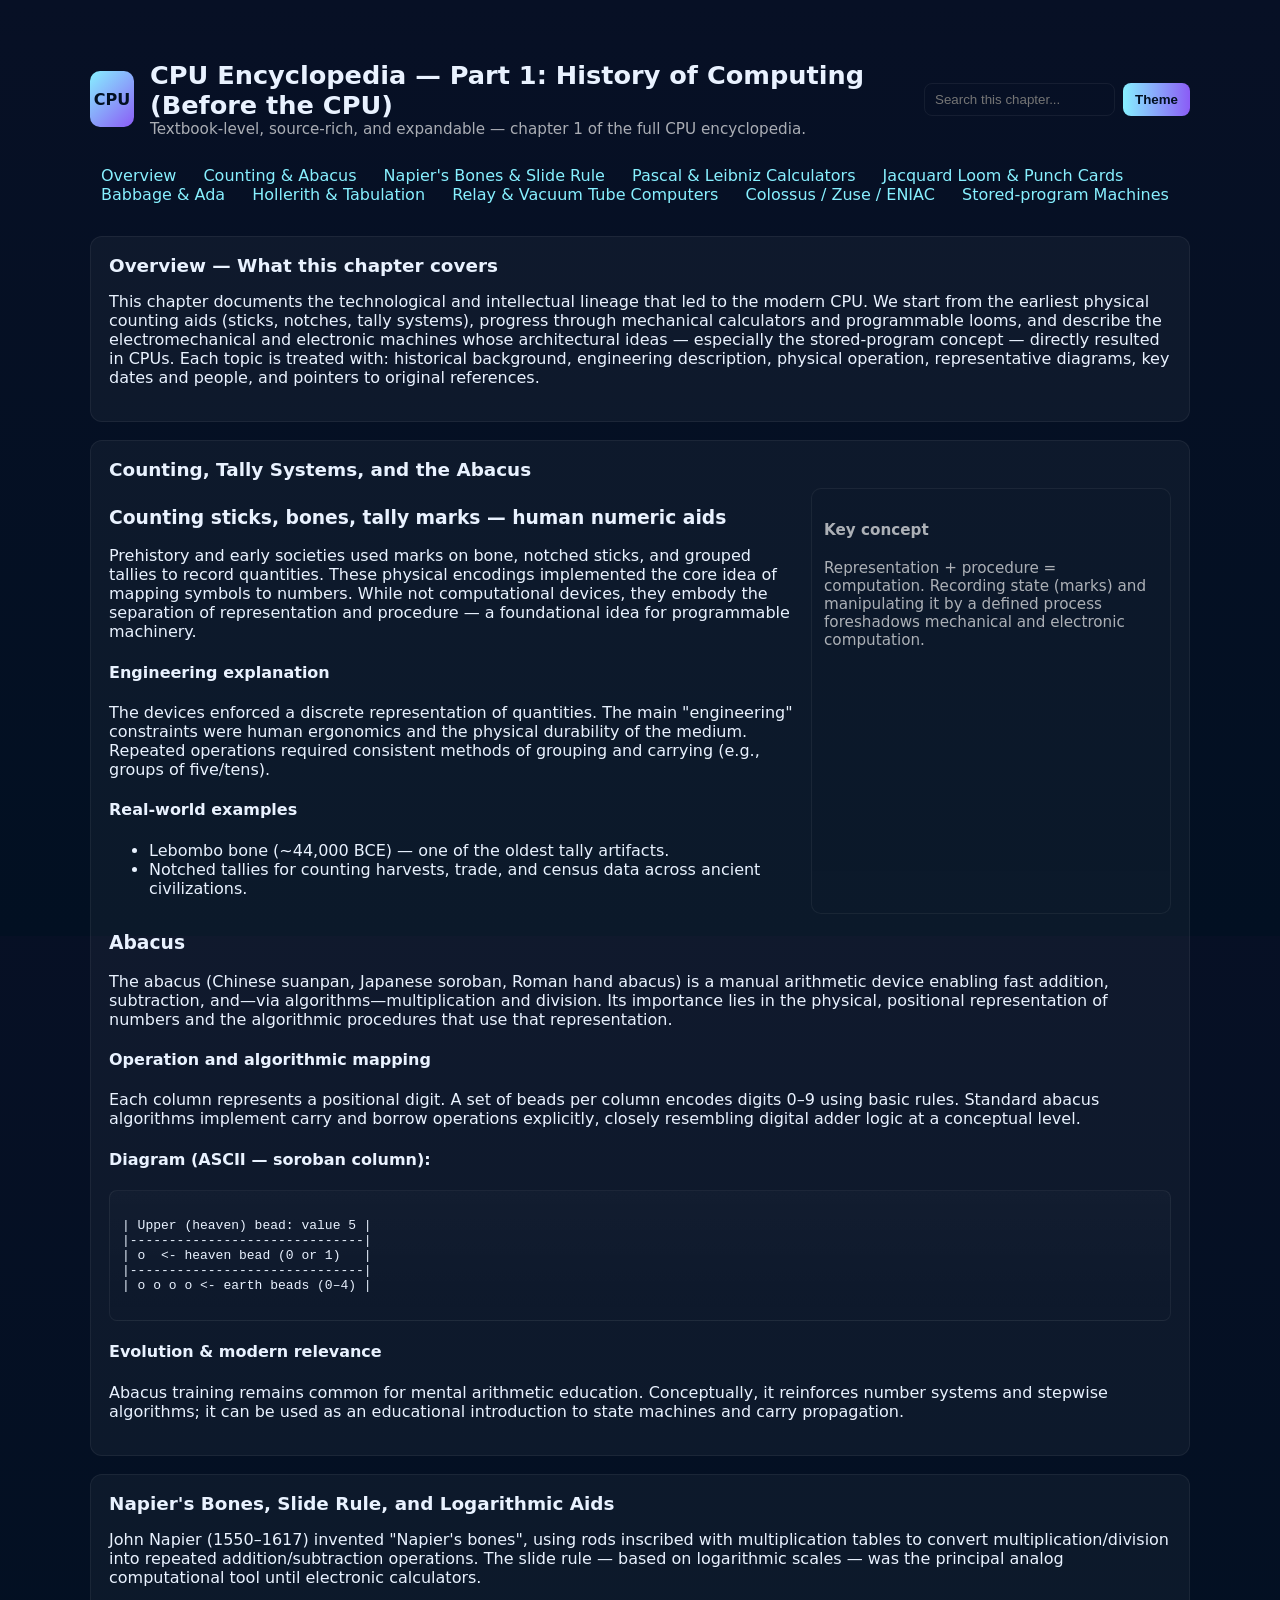
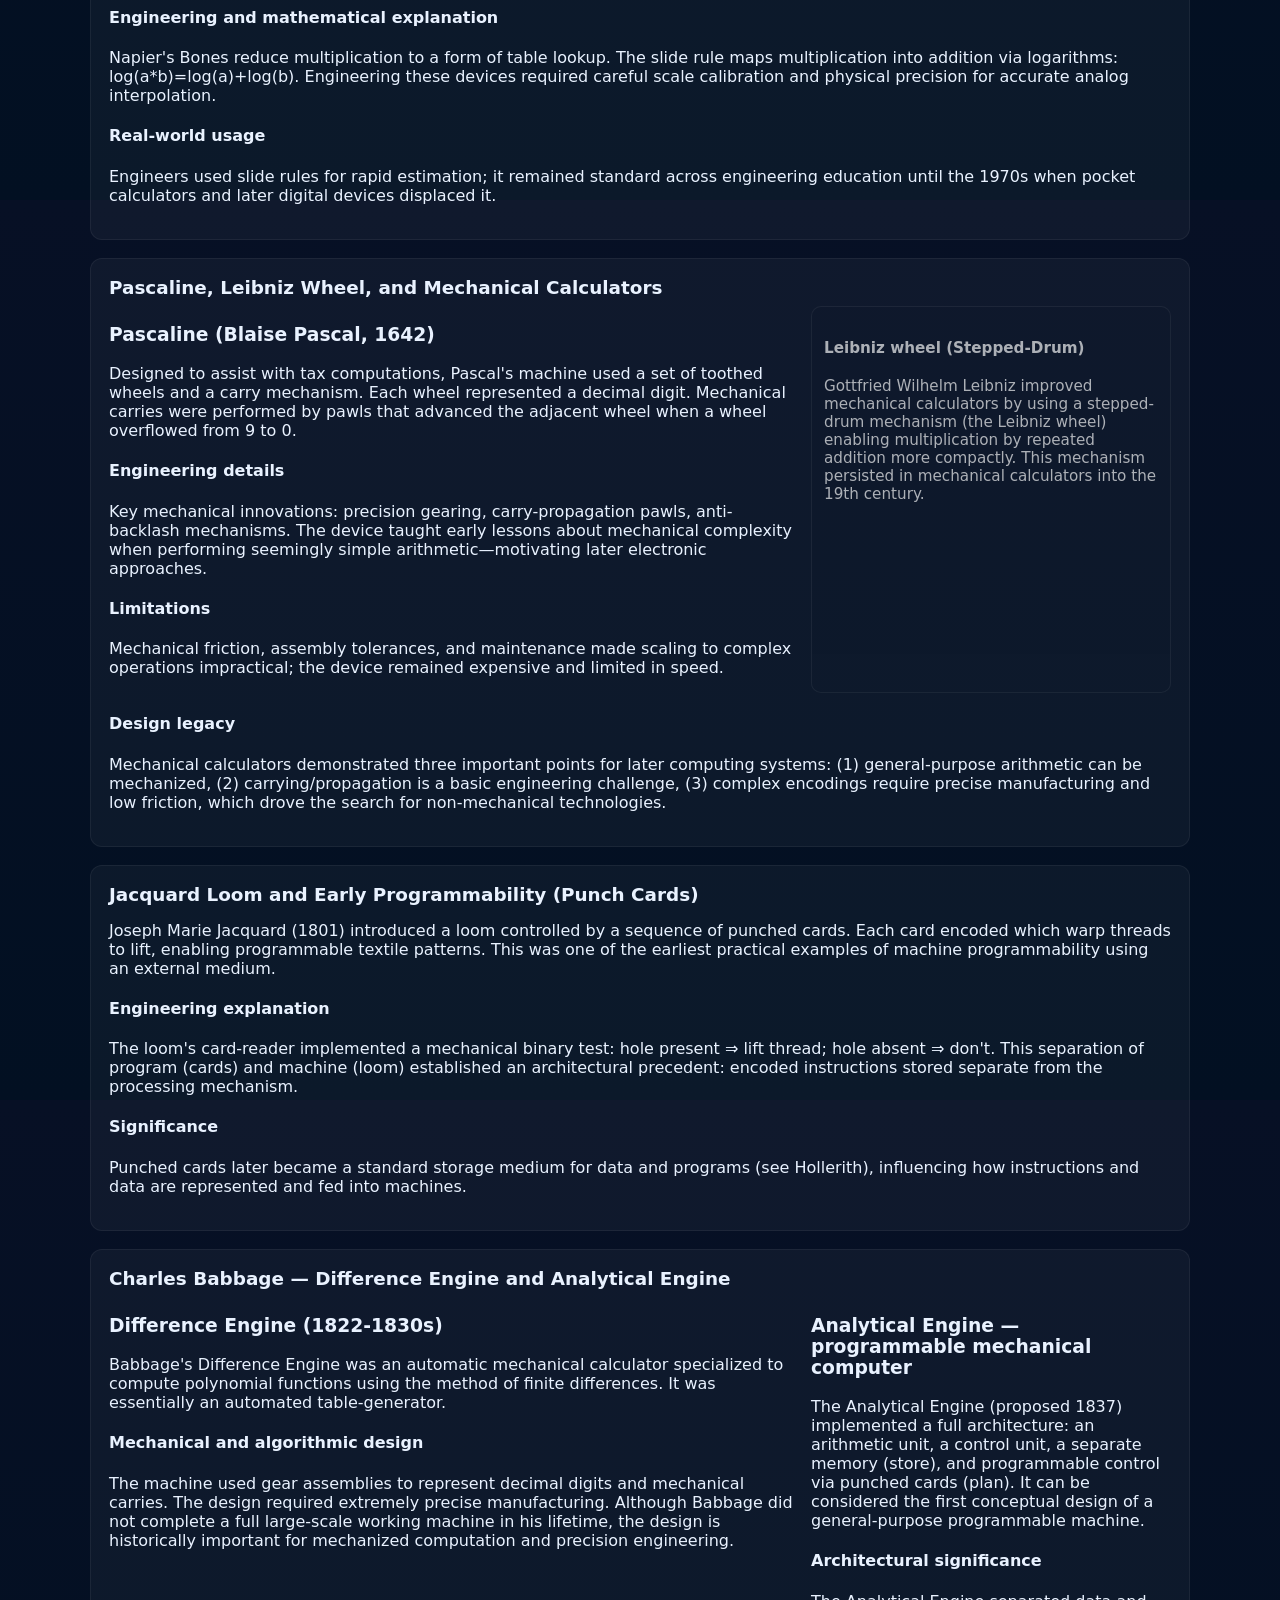
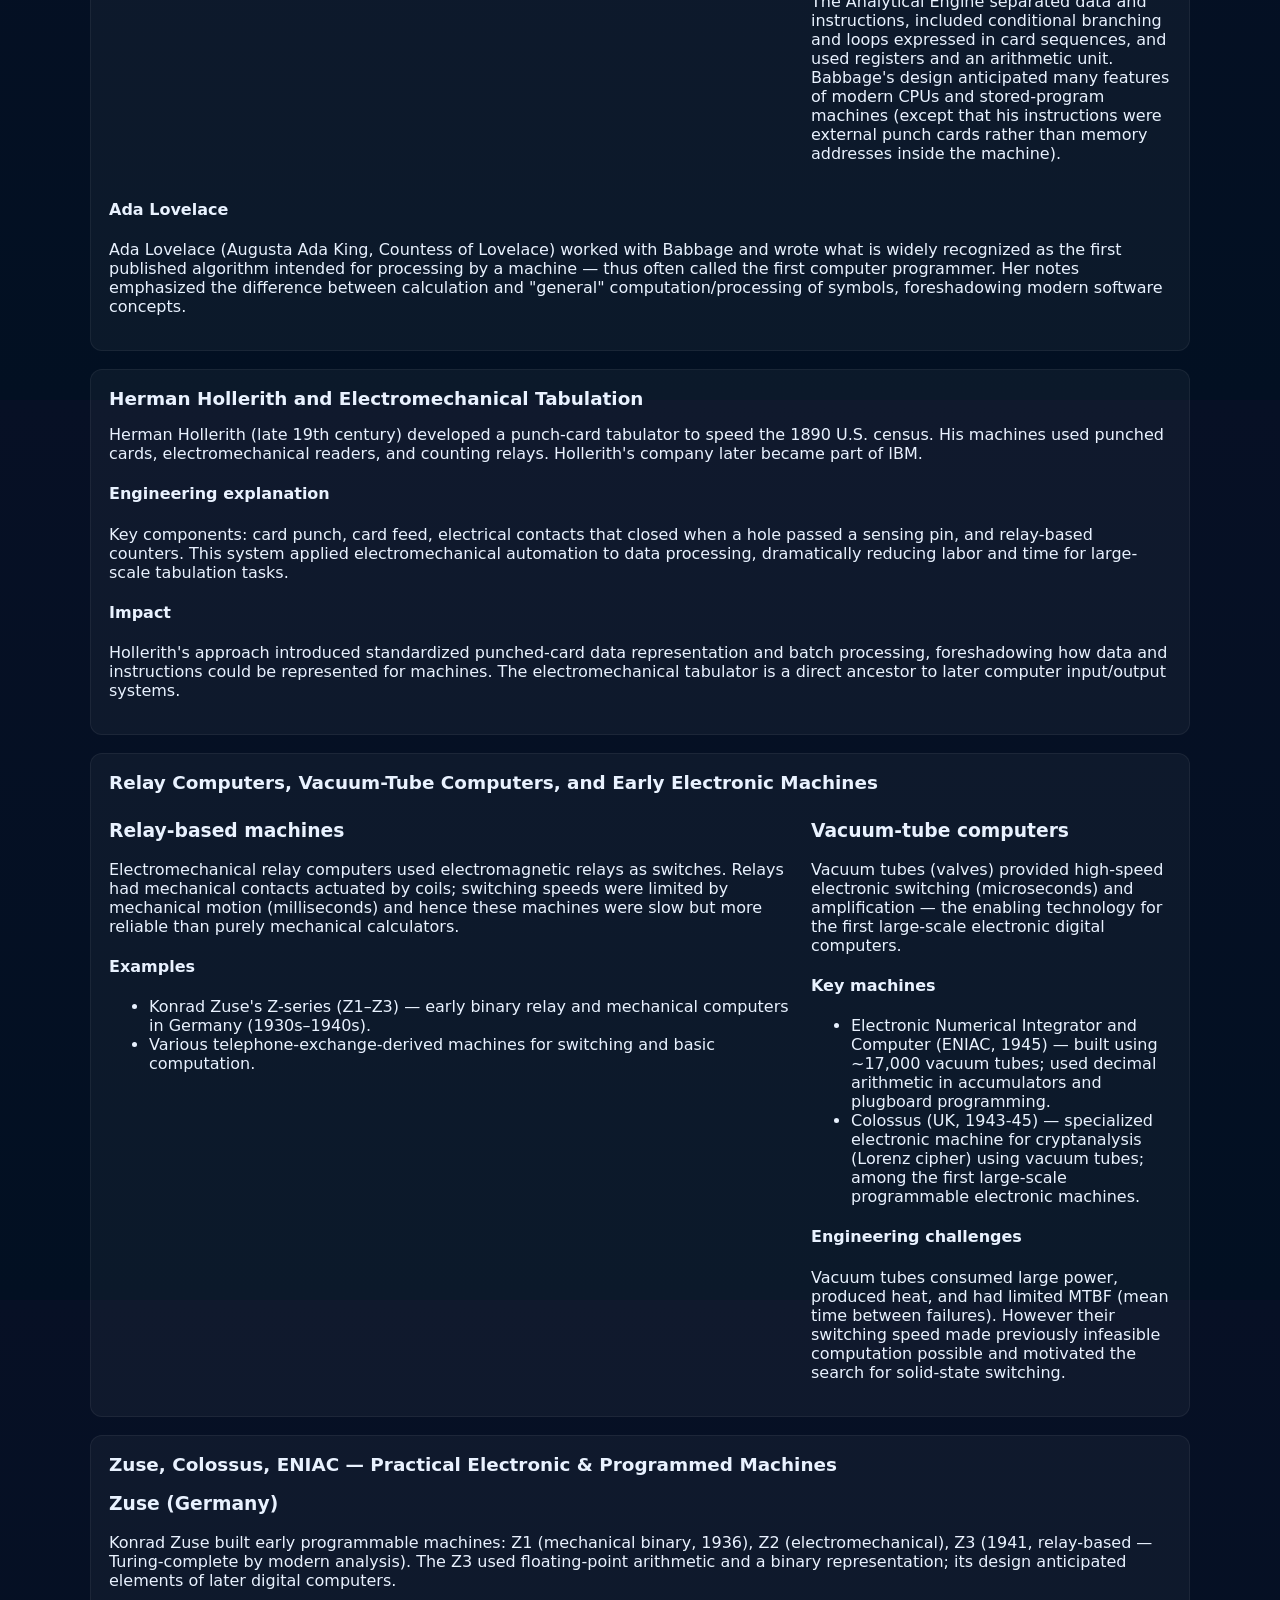
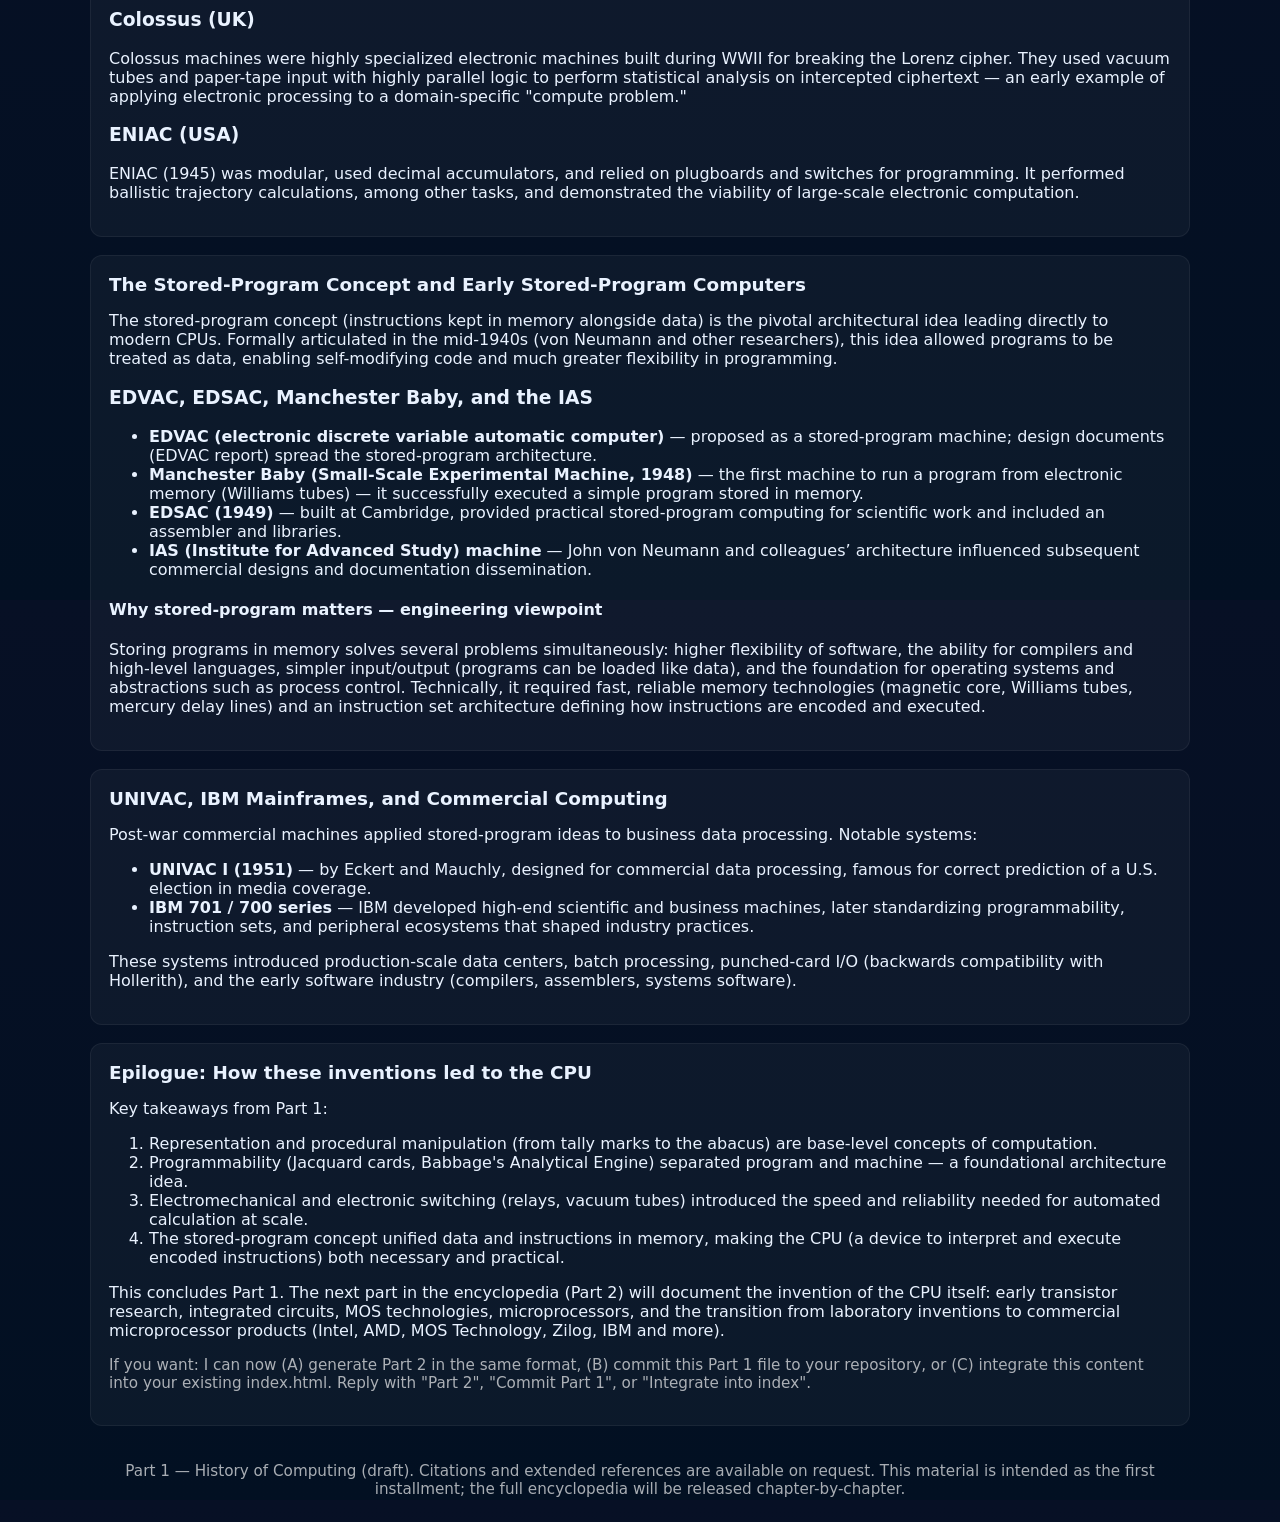
<file: assignments/assgnment4-cpu`s/encyclopedia-part1-history.html>
<!doctype html>
<html lang="en">
<head>
<meta charset="utf-8" />
<meta name="viewport" content="width=device-width,initial-scale=1" />
<title>CPU Encyclopedia — Part 1: History of Computing (Before the CPU)</title>
<meta name="description" content="Part 1 of the CPU Encyclopedia: exhaustive textbook-style history from counting sticks and abaci to stored-program machines (ENIAC, EDVAC, Manchester Baby, EDSAC, UNIVAC, IBM mainframes)." />
<style>
  :root{
    --bg:#071025;--panel:rgba(255,255,255,0.04);--muted:rgba(255,255,255,0.66);--accent:#87f0ff;--card-border:rgba(255,255,255,0.06);--radius:12px;
  }
  [data-theme="light"]{--bg:#fbfdff;--panel:#ffffff;--muted:#334155;--accent:#0077cc;--card-border:rgba(0,0,0,0.06)}
  html,body{height:100%;margin:0;font-family: Inter, ui-sans-serif, system-ui, -apple-system, "Segoe UI", Roboto, "Helvetica Neue", Arial;color:#e9f2ff;background:linear-gradient(180deg,var(--bg),#021022);-webkit-font-smoothing:antialiased}
  .wrap{max-width:1100px;margin:36px auto;padding:24px}
  header{display:flex;align-items:center;gap:16px;margin-bottom:18px}
  .logo{width:56px;height:56px;border-radius:10px;background:linear-gradient(135deg,var(--accent),#8b5cf6);display:grid;place-items:center;font-weight:700;color:#021022}
  h1{margin:0;font-size:1.6rem}
  .muted{color:var(--muted);font-size:0.95rem}
  nav{display:flex;gap:8px;flex-wrap:wrap;margin-top:10px}
  nav a{color:var(--muted);text-decoration:none;padding:8px 10px;border-radius:8px;background:transparent;border:1px solid transparent}
  nav a:hover{color:#fff;border-color:var(--card-border)}
  .controls{margin-left:auto;display:flex;gap:8px}
  input[type="search"]{padding:8px 10px;border-radius:8px;border:1px solid var(--card-border);background:transparent;color:inherit}
  button.btn{padding:9px 12px;border-radius:8px;border:none;background:linear-gradient(90deg,var(--accent),#8b5cf6);color:#021022;font-weight:700;cursor:pointer}
  main{margin-top:18px}
  section.card{background:var(--panel);padding:18px;border-radius:var(--radius);border:1px solid var(--card-border);margin-bottom:18px}
  section.card h2{margin:0 0 8px;font-size:1.15rem}
  .sub{display:grid;grid-template-columns:1fr 360px;gap:18px}
  @media(max-width:980px){.sub{grid-template-columns:1fr}}
  aside{padding:12px;border-radius:10px;background:linear-gradient(180deg,rgba(0,0,0,0.02),transparent);border:1px solid var(--card-border)}
  details.summary{cursor:pointer;padding:8px;border-radius:8px;background:transparent}
  .toc{display:flex;gap:8px;flex-wrap:wrap;margin-bottom:14px}
  .anchor-link{color:var(--accent);text-decoration:none}
  code{background:rgba(0,0,0,0.12);padding:2px 6px;border-radius:6px;font-family:monospace}
  .diagram{border-radius:8px;padding:12px;background:linear-gradient(180deg,rgba(255,255,255,0.02),transparent);border:1px solid var(--card-border);font-family:monospace;white-space:pre;overflow:auto}
  footer{margin-top:36px;color:var(--muted);font-size:0.9rem;text-align:center}
  .print-hide{display:inline-block}
  @media print{.print-hide{display:none} body{background:#fff;color:#000}}
</style>
</head>
<body>
  <div class="wrap" id="top">
    <header role="banner">
      <div class="logo" aria-hidden="true">CPU</div>
      <div>
        <h1>CPU Encyclopedia — Part 1: History of Computing (Before the CPU)</h1>
        <div class="muted">Textbook-level, source-rich, and expandable — chapter 1 of the full CPU encyclopedia.</div>
      </div>

      <div class="controls" role="search">
        <input id="search" type="search" placeholder="Search this chapter..." aria-label="Search chapter" />
        <button id="theme" class="btn print-hide" title="Toggle theme">Theme</button>
      </div>
    </header>

    <nav aria-label="Chapter contents" class="toc print-hide">
      <a href="#overview" class="anchor-link">Overview</a>
      <a href="#counting" class="anchor-link">Counting & Abacus</a>
      <a href="#napier" class="anchor-link">Napier's Bones & Slide Rule</a>
      <a href="#pascaline" class="anchor-link">Pascal & Leibniz Calculators</a>
      <a href="#jacquard" class="anchor-link">Jacquard Loom & Punch Cards</a>
      <a href="#babbage" class="anchor-link">Babbage & Ada</a>
      <a href="#hollerith" class="anchor-link">Hollerith & Tabulation</a>
      <a href="#electro" class="anchor-link">Relay & Vacuum Tube Computers</a>
      <a href="#colossus-enian" class="anchor-link">Colossus / Zuse / ENIAC</a>
      <a href="#stored" class="anchor-link">Stored-program Machines</a>
    </nav>

    <main>
      <section class="card" id="overview" aria-labelledby="ovt">
        <h2 id="ovt">Overview — What this chapter covers</h2>
        <p>This chapter documents the technological and intellectual lineage that led to the modern CPU. We start from the earliest physical counting aids (sticks, notches, tally systems), progress through mechanical calculators and programmable looms, and describe the electromechanical and electronic machines whose architectural ideas — especially the stored-program concept — directly resulted in CPUs. Each topic is treated with: historical background, engineering description, physical operation, representative diagrams, key dates and people, and pointers to original references.</p>
      </section>

      <section class="card" id="counting" aria-labelledby="ctg">
        <h2 id="ctg">Counting, Tally Systems, and the Abacus</h2>

        <div class="sub">
          <article>
            <h3>Counting sticks, bones, tally marks — human numeric aids</h3>
            <p>Prehistory and early societies used marks on bone, notched sticks, and grouped tallies to record quantities. These physical encodings implemented the core idea of mapping symbols to numbers. While not computational devices, they embody the separation of representation and procedure — a foundational idea for programmable machinery.</p>

            <h4>Engineering explanation</h4>
            <p>The devices enforced a discrete representation of quantities. The main "engineering" constraints were human ergonomics and the physical durability of the medium. Repeated operations required consistent methods of grouping and carrying (e.g., groups of five/tens).</p>

            <h4>Real-world examples</h4>
            <ul>
              <li>Lebombo bone (~44,000 BCE) — one of the oldest tally artifacts.</li>
              <li>Notched tallies for counting harvests, trade, and census data across ancient civilizations.</li>
            </ul>
          </article>

          <aside>
            <h4 class="muted">Key concept</h4>
            <p class="muted">Representation + procedure = computation. Recording state (marks) and manipulating it by a defined process foreshadows mechanical and electronic computation.</p>
          </aside>
        </div>

        <h3>Abacus</h3>
        <p>The abacus (Chinese suanpan, Japanese soroban, Roman hand abacus) is a manual arithmetic device enabling fast addition, subtraction, and—via algorithms—multiplication and division. Its importance lies in the physical, positional representation of numbers and the algorithmic procedures that use that representation.</p>

        <h4>Operation and algorithmic mapping</h4>
        <p>Each column represents a positional digit. A set of beads per column encodes digits 0–9 using basic rules. Standard abacus algorithms implement carry and borrow operations explicitly, closely resembling digital adder logic at a conceptual level.</p>

        <h4>Diagram (ASCII — soroban column):</h4>
        <div class="diagram" aria-hidden="true">
| Upper (heaven) bead: value 5 |
|------------------------------|
| o  <- heaven bead (0 or 1)   |
|------------------------------|
| o o o o <- earth beads (0–4) |
        </div>

        <h4>Evolution & modern relevance</h4>
        <p>Abacus training remains common for mental arithmetic education. Conceptually, it reinforces number systems and stepwise algorithms; it can be used as an educational introduction to state machines and carry propagation.</p>
      </section>

      <section class="card" id="napier" aria-labelledby="np">
        <h2 id="np">Napier's Bones, Slide Rule, and Logarithmic Aids</h2>
        <p>John Napier (1550–1617) invented "Napier's bones", using rods inscribed with multiplication tables to convert multiplication/division into repeated addition/subtraction operations. The slide rule — based on logarithmic scales — was the principal analog computational tool until electronic calculators.</p>

        <h4>Engineering and mathematical explanation</h4>
        <p>Napier's Bones reduce multiplication to a form of table lookup. The slide rule maps multiplication into addition via logarithms: log(a*b)=log(a)+log(b). Engineering these devices required careful scale calibration and physical precision for accurate analog interpolation.</p>

        <h4>Real-world usage</h4>
        <p>Engineers used slide rules for rapid estimation; it remained standard across engineering education until the 1970s when pocket calculators and later digital devices displaced it.</p>
      </section>

      <section class="card" id="pascaline" aria-labelledby="ps">
        <h2 id="ps">Pascaline, Leibniz Wheel, and Mechanical Calculators</h2>

        <div class="sub">
          <article>
            <h3>Pascaline (Blaise Pascal, 1642)</h3>
            <p>Designed to assist with tax computations, Pascal's machine used a set of toothed wheels and a carry mechanism. Each wheel represented a decimal digit. Mechanical carries were performed by pawls that advanced the adjacent wheel when a wheel overflowed from 9 to 0.</p>

            <h4>Engineering details</h4>
            <p>Key mechanical innovations: precision gearing, carry-propagation pawls, anti-backlash mechanisms. The device taught early lessons about mechanical complexity when performing seemingly simple arithmetic—motivating later electronic approaches.</p>

            <h4>Limitations</h4>
            <p>Mechanical friction, assembly tolerances, and maintenance made scaling to complex operations impractical; the device remained expensive and limited in speed.</p>
          </article>

          <aside>
            <h4 class="muted">Leibniz wheel (Stepped-Drum)</h4>
            <p class="muted">Gottfried Wilhelm Leibniz improved mechanical calculators by using a stepped-drum mechanism (the Leibniz wheel) enabling multiplication by repeated addition more compactly. This mechanism persisted in mechanical calculators into the 19th century.</p>
          </aside>
        </div>

        <h4>Design legacy</h4>
        <p>Mechanical calculators demonstrated three important points for later computing systems: (1) general-purpose arithmetic can be mechanized, (2) carrying/propagation is a basic engineering challenge, (3) complex encodings require precise manufacturing and low friction, which drove the search for non-mechanical technologies.</p>
      </section>

      <section class="card" id="jacquard" aria-labelledby="jc">
        <h2 id="jc">Jacquard Loom and Early Programmability (Punch Cards)</h2>
        <p>Joseph Marie Jacquard (1801) introduced a loom controlled by a sequence of punched cards. Each card encoded which warp threads to lift, enabling programmable textile patterns. This was one of the earliest practical examples of machine programmability using an external medium.</p>

        <h4>Engineering explanation</h4>
        <p>The loom's card-reader implemented a mechanical binary test: hole present ⇒ lift thread; hole absent ⇒ don't. This separation of program (cards) and machine (loom) established an architectural precedent: encoded instructions stored separate from the processing mechanism.</p>

        <h4>Significance</h4>
        <p>Punched cards later became a standard storage medium for data and programs (see Hollerith), influencing how instructions and data are represented and fed into machines.</p>
      </section>

      <section class="card" id="babbage" aria-labelledby="bb">
        <h2 id="bb">Charles Babbage — Difference Engine and Analytical Engine</h2>

        <div class="sub">
          <article>
            <h3>Difference Engine (1822‑1830s)</h3>
            <p>Babbage's Difference Engine was an automatic mechanical calculator specialized to compute polynomial functions using the method of finite differences. It was essentially an automated table-generator.</p>

            <h4>Mechanical and algorithmic design</h4>
            <p>The machine used gear assemblies to represent decimal digits and mechanical carries. The design required extremely precise manufacturing. Although Babbage did not complete a full large-scale working machine in his lifetime, the design is historically important for mechanized computation and precision engineering.</p>
          </article>

          <article>
            <h3>Analytical Engine — programmable mechanical computer</h3>
            <p>The Analytical Engine (proposed 1837) implemented a full architecture: an arithmetic unit, a control unit, a separate memory (store), and programmable control via punched cards (plan). It can be considered the first conceptual design of a general-purpose programmable machine.</p>

            <h4>Architectural significance</h4>
            <p>The Analytical Engine separated data and instructions, included conditional branching and loops expressed in card sequences, and used registers and an arithmetic unit. Babbage's design anticipated many features of modern CPUs and stored-program machines (except that his instructions were external punch cards rather than memory addresses inside the machine).</p>
          </article>
        </div>

        <h4>Ada Lovelace</h4>
        <p>Ada Lovelace (Augusta Ada King, Countess of Lovelace) worked with Babbage and wrote what is widely recognized as the first published algorithm intended for processing by a machine — thus often called the first computer programmer. Her notes emphasized the difference between calculation and "general" computation/processing of symbols, foreshadowing modern software concepts.</p>
      </section>

      <section class="card" id="hollerith" aria-labelledby="hl">
        <h2 id="hl">Herman Hollerith and Electromechanical Tabulation</h2>
        <p>Herman Hollerith (late 19th century) developed a punch-card tabulator to speed the 1890 U.S. census. His machines used punched cards, electromechanical readers, and counting relays. Hollerith's company later became part of IBM.</p>

        <h4>Engineering explanation</h4>
        <p>Key components: card punch, card feed, electrical contacts that closed when a hole passed a sensing pin, and relay-based counters. This system applied electromechanical automation to data processing, dramatically reducing labor and time for large-scale tabulation tasks.</p>

        <h4>Impact</h4>
        <p>Hollerith's approach introduced standardized punched-card data representation and batch processing, foreshadowing how data and instructions could be represented for machines. The electromechanical tabulator is a direct ancestor to later computer input/output systems.</p>
      </section>

      <section class="card" id="electro" aria-labelledby="el">
        <h2 id="el">Relay Computers, Vacuum-Tube Computers, and Early Electronic Machines</h2>
        <div class="sub">
          <article>
            <h3>Relay-based machines</h3>
            <p>Electromechanical relay computers used electromagnetic relays as switches. Relays had mechanical contacts actuated by coils; switching speeds were limited by mechanical motion (milliseconds) and hence these machines were slow but more reliable than purely mechanical calculators.</p>

            <h4>Examples</h4>
            <ul>
              <li>Konrad Zuse's Z-series (Z1–Z3) — early binary relay and mechanical computers in Germany (1930s–1940s).</li>
              <li>Various telephone-exchange-derived machines for switching and basic computation.</li>
            </ul>
          </article>

          <article>
            <h3>Vacuum-tube computers</h3>
            <p>Vacuum tubes (valves) provided high-speed electronic switching (microseconds) and amplification — the enabling technology for the first large-scale electronic digital computers.</p>

            <h4>Key machines</h4>
            <ul>
              <li>Electronic Numerical Integrator and Computer (ENIAC, 1945) — built using ~17,000 vacuum tubes; used decimal arithmetic in accumulators and plugboard programming.</li>
              <li>Colossus (UK, 1943‑45) — specialized electronic machine for cryptanalysis (Lorenz cipher) using vacuum tubes; among the first large-scale programmable electronic machines.</li>
            </ul>

            <h4>Engineering challenges</h4>
            <p>Vacuum tubes consumed large power, produced heat, and had limited MTBF (mean time between failures). However their switching speed made previously infeasible computation possible and motivated the search for solid-state switching.</p>
          </article>
        </div>
      </section>

      <section class="card" id="colossus-enian" aria-labelledby="ce">
        <h2 id="ce">Zuse, Colossus, ENIAC — Practical Electronic & Programmed Machines</h2>

        <h3>Zuse (Germany)</h3>
        <p>Konrad Zuse built early programmable machines: Z1 (mechanical binary, 1936), Z2 (electromechanical), Z3 (1941, relay-based — Turing-complete by modern analysis). The Z3 used floating-point arithmetic and a binary representation; its design anticipated elements of later digital computers.</p>

        <h3>Colossus (UK)</h3>
        <p>Colossus machines were highly specialized electronic machines built during WWII for breaking the Lorenz cipher. They used vacuum tubes and paper-tape input with highly parallel logic to perform statistical analysis on intercepted ciphertext — an early example of applying electronic processing to a domain-specific "compute problem."</p>

        <h3>ENIAC (USA)</h3>
        <p>ENIAC (1945) was modular, used decimal accumulators, and relied on plugboards and switches for programming. It performed ballistic trajectory calculations, among other tasks, and demonstrated the viability of large-scale electronic computation.</p>
      </section>

      <section class="card" id="stored" aria-labelledby="sp">
        <h2 id="sp">The Stored-Program Concept and Early Stored-Program Computers</h2>
        <p>The stored-program concept (instructions kept in memory alongside data) is the pivotal architectural idea leading directly to modern CPUs. Formally articulated in the mid-1940s (von Neumann and other researchers), this idea allowed programs to be treated as data, enabling self-modifying code and much greater flexibility in programming.</p>

        <h3>EDVAC, EDSAC, Manchester Baby, and the IAS</h3>
        <ul>
          <li><strong>EDVAC (electronic discrete variable automatic computer)</strong> — proposed as a stored-program machine; design documents (EDVAC report) spread the stored-program architecture.</li>
          <li><strong>Manchester Baby (Small-Scale Experimental Machine, 1948)</strong> — the first machine to run a program from electronic memory (Williams tubes) — it successfully executed a simple program stored in memory.</li>
          <li><strong>EDSAC (1949)</strong> — built at Cambridge, provided practical stored‑program computing for scientific work and included an assembler and libraries.</li>
          <li><strong>IAS (Institute for Advanced Study) machine</strong> — John von Neumann and colleagues’ architecture influenced subsequent commercial designs and documentation dissemination.</li>
        </ul>

        <h4>Why stored-program matters — engineering viewpoint</h4>
        <p>Storing programs in memory solves several problems simultaneously: higher flexibility of software, the ability for compilers and high-level languages, simpler input/output (programs can be loaded like data), and the foundation for operating systems and abstractions such as process control. Technically, it required fast, reliable memory technologies (magnetic core, Williams tubes, mercury delay lines) and an instruction set architecture defining how instructions are encoded and executed.</p>
      </section>

      <section class="card" id="ibm-univac" aria-labelledby="iu">
        <h2 id="iu">UNIVAC, IBM Mainframes, and Commercial Computing</h2>
        <p>Post-war commercial machines applied stored-program ideas to business data processing. Notable systems:</p>
        <ul>
          <li><strong>UNIVAC I (1951)</strong> — by Eckert and Mauchly, designed for commercial data processing, famous for correct prediction of a U.S. election in media coverage.</li>
          <li><strong>IBM 701 / 700 series</strong> — IBM developed high-end scientific and business machines, later standardizing programmability, instruction sets, and peripheral ecosystems that shaped industry practices.</li>
        </ul>
        <p>These systems introduced production-scale data centers, batch processing, punched-card I/O (backwards compatibility with Hollerith), and the early software industry (compilers, assemblers, systems software).</p>
      </section>

      <section class="card" id="epilogue" aria-labelledby="epi">
        <h2 id="epi">Epilogue: How these inventions led to the CPU</h2>
        <p>Key takeaways from Part 1:</p>
        <ol>
          <li>Representation and procedural manipulation (from tally marks to the abacus) are base-level concepts of computation.</li>
          <li>Programmability (Jacquard cards, Babbage's Analytical Engine) separated program and machine — a foundational architecture idea.</li>
          <li>Electromechanical and electronic switching (relays, vacuum tubes) introduced the speed and reliability needed for automated calculation at scale.</li>
          <li>The stored-program concept unified data and instructions in memory, making the CPU (a device to interpret and execute encoded instructions) both necessary and practical.</li>
        </ol>
        <p>This concludes Part 1. The next part in the encyclopedia (Part 2) will document the invention of the CPU itself: early transistor research, integrated circuits, MOS technologies, microprocessors, and the transition from laboratory inventions to commercial microprocessor products (Intel, AMD, MOS Technology, Zilog, IBM and more).</p>
        <p class="muted">If you want: I can now (A) generate Part 2 in the same format, (B) commit this Part 1 file to your repository, or (C) integrate this content into your existing index.html. Reply with "Part 2", "Commit Part 1", or "Integrate into index".</p>
      </section>

    </main>

    <footer>
      <div class="muted">Part 1 — History of Computing (draft). Citations and extended references are available on request. This material is intended as the first installment; the full encyclopedia will be released chapter-by-chapter.</div>
    </footer>
  </div>

<script>
  // Basic interactivity: search and theme toggle
  (function(){
    const search=document.getElementById('search');
    search.addEventListener('input', (e)=>{
      const q=e.target.value.trim().toLowerCase();
      document.querySelectorAll('main section.card').forEach(sec=>{
        const txt=(sec.innerText||'').toLowerCase();
        sec.style.display = (!q || txt.includes(q)) ? '' : 'none';
      });
    });
    const theme=document.getElementById('theme');
    theme.addEventListener('click', ()=> {
      if(document.documentElement.getAttribute('data-theme')==='light') {
        document.documentElement.removeAttribute('data-theme');
      } else {
        document.documentElement.setAttribute('data-theme','light');
      }
    });
    // Smooth anchor scrolling
    document.querySelectorAll('nav a').forEach(a=>{
      a.addEventListener('click', (ev)=>{
        ev.preventDefault();
        const id=a.getAttribute('href').slice(1);
        document.getElementById(id)?.scrollIntoView({behavior:'smooth',block:'start'});
      });
    });
  })();
</script>
</body>
</html>
</file>
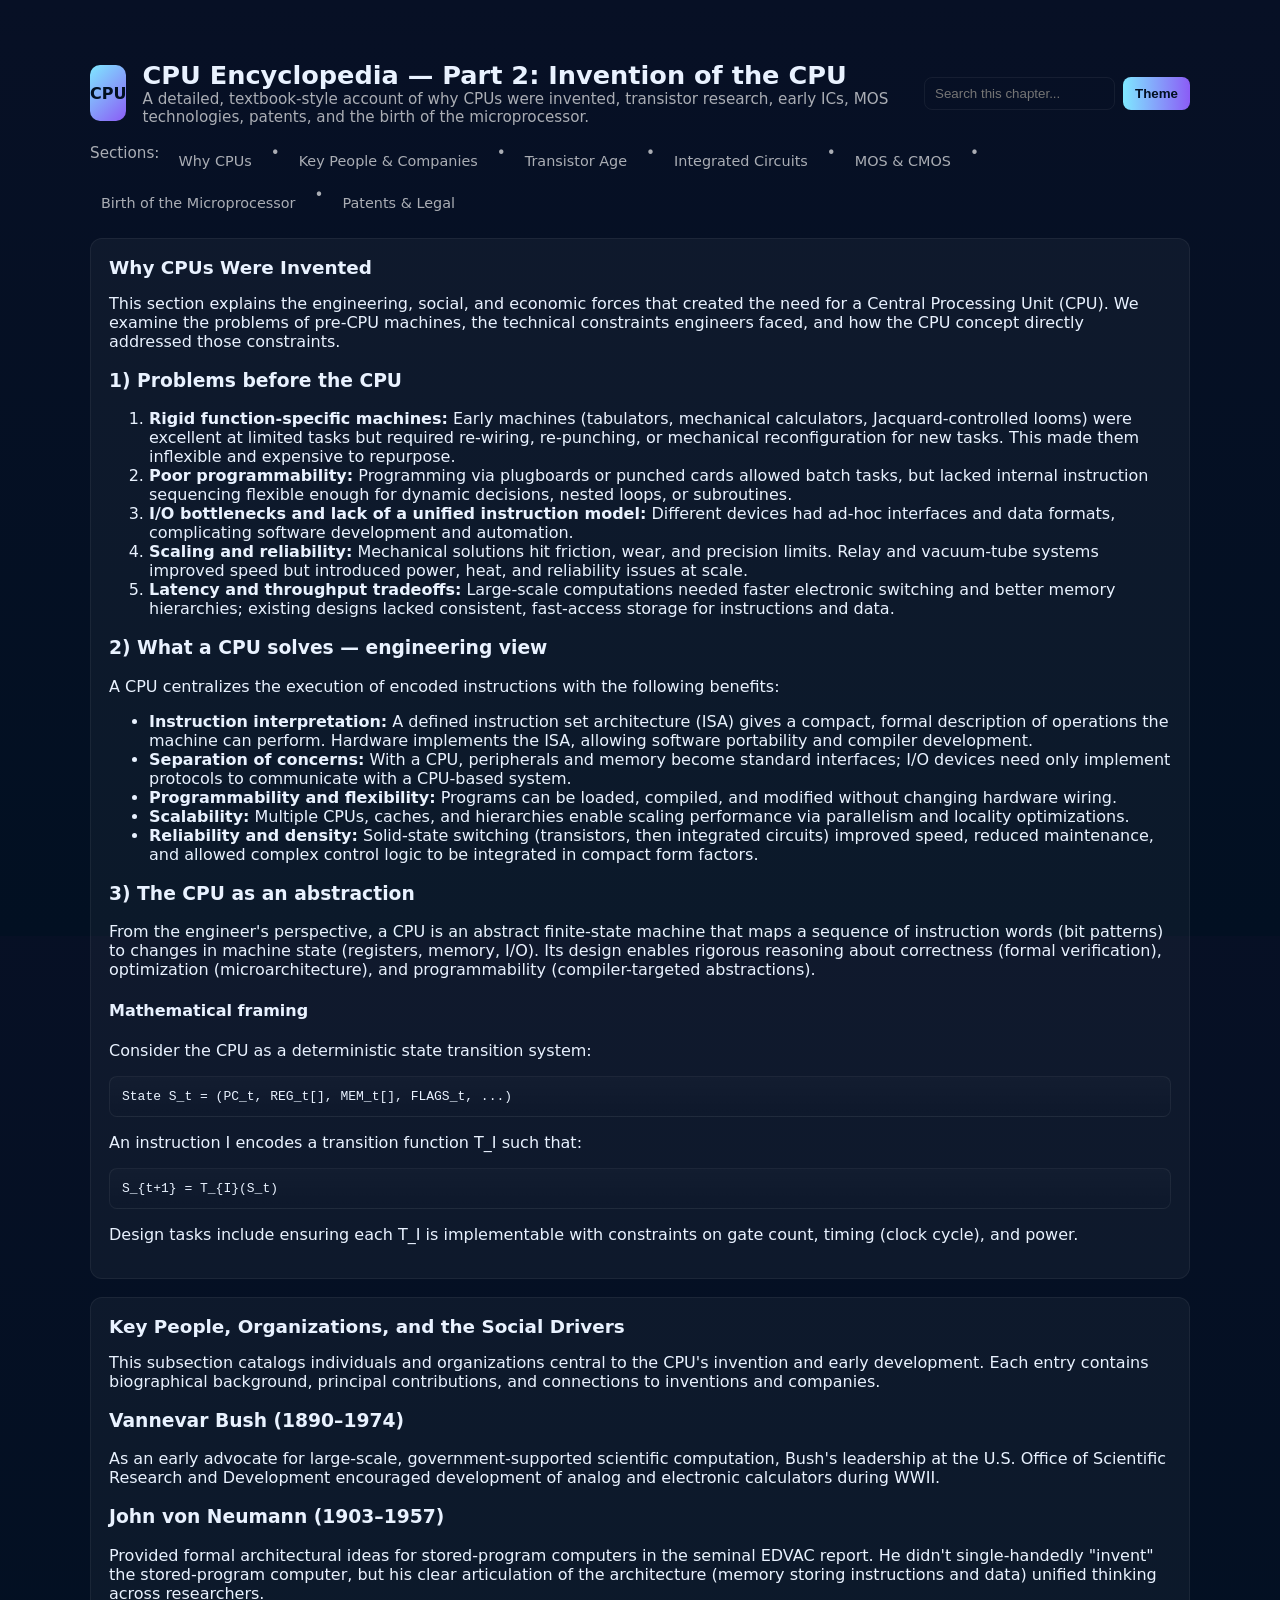
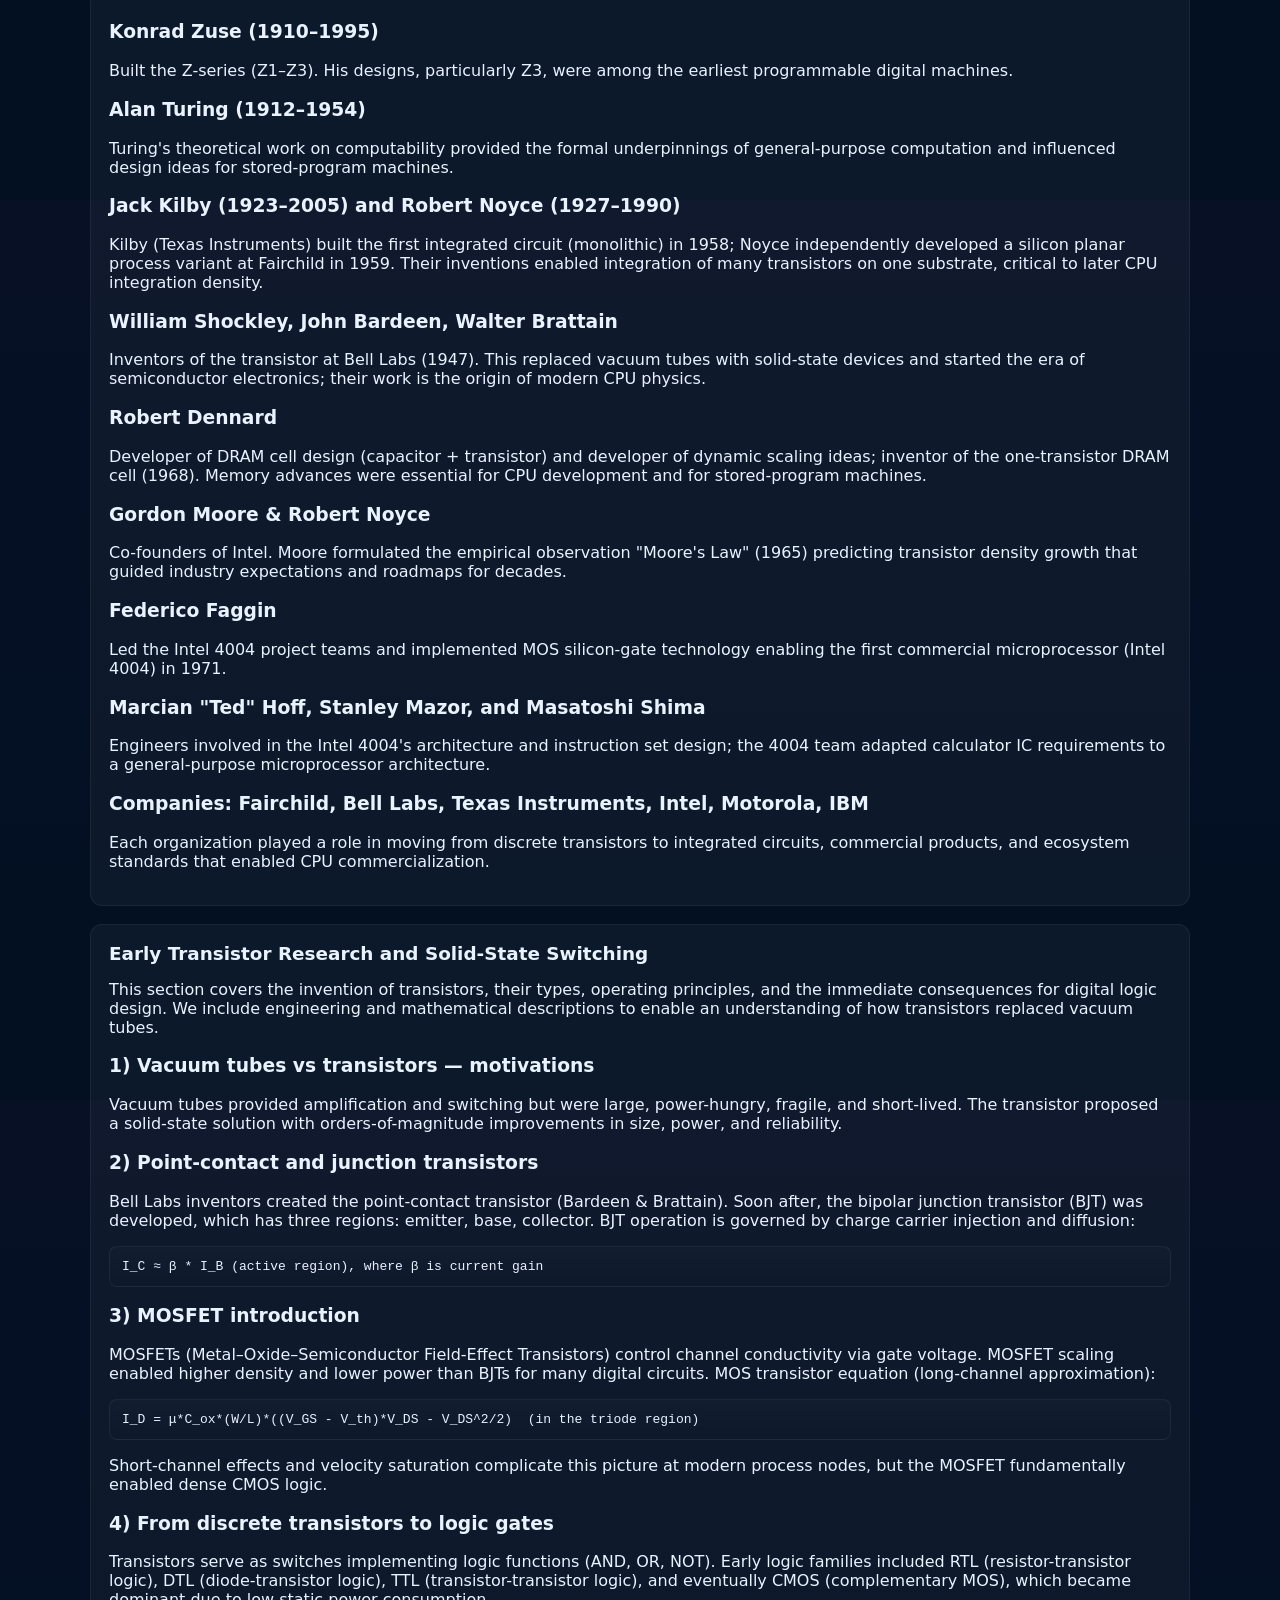
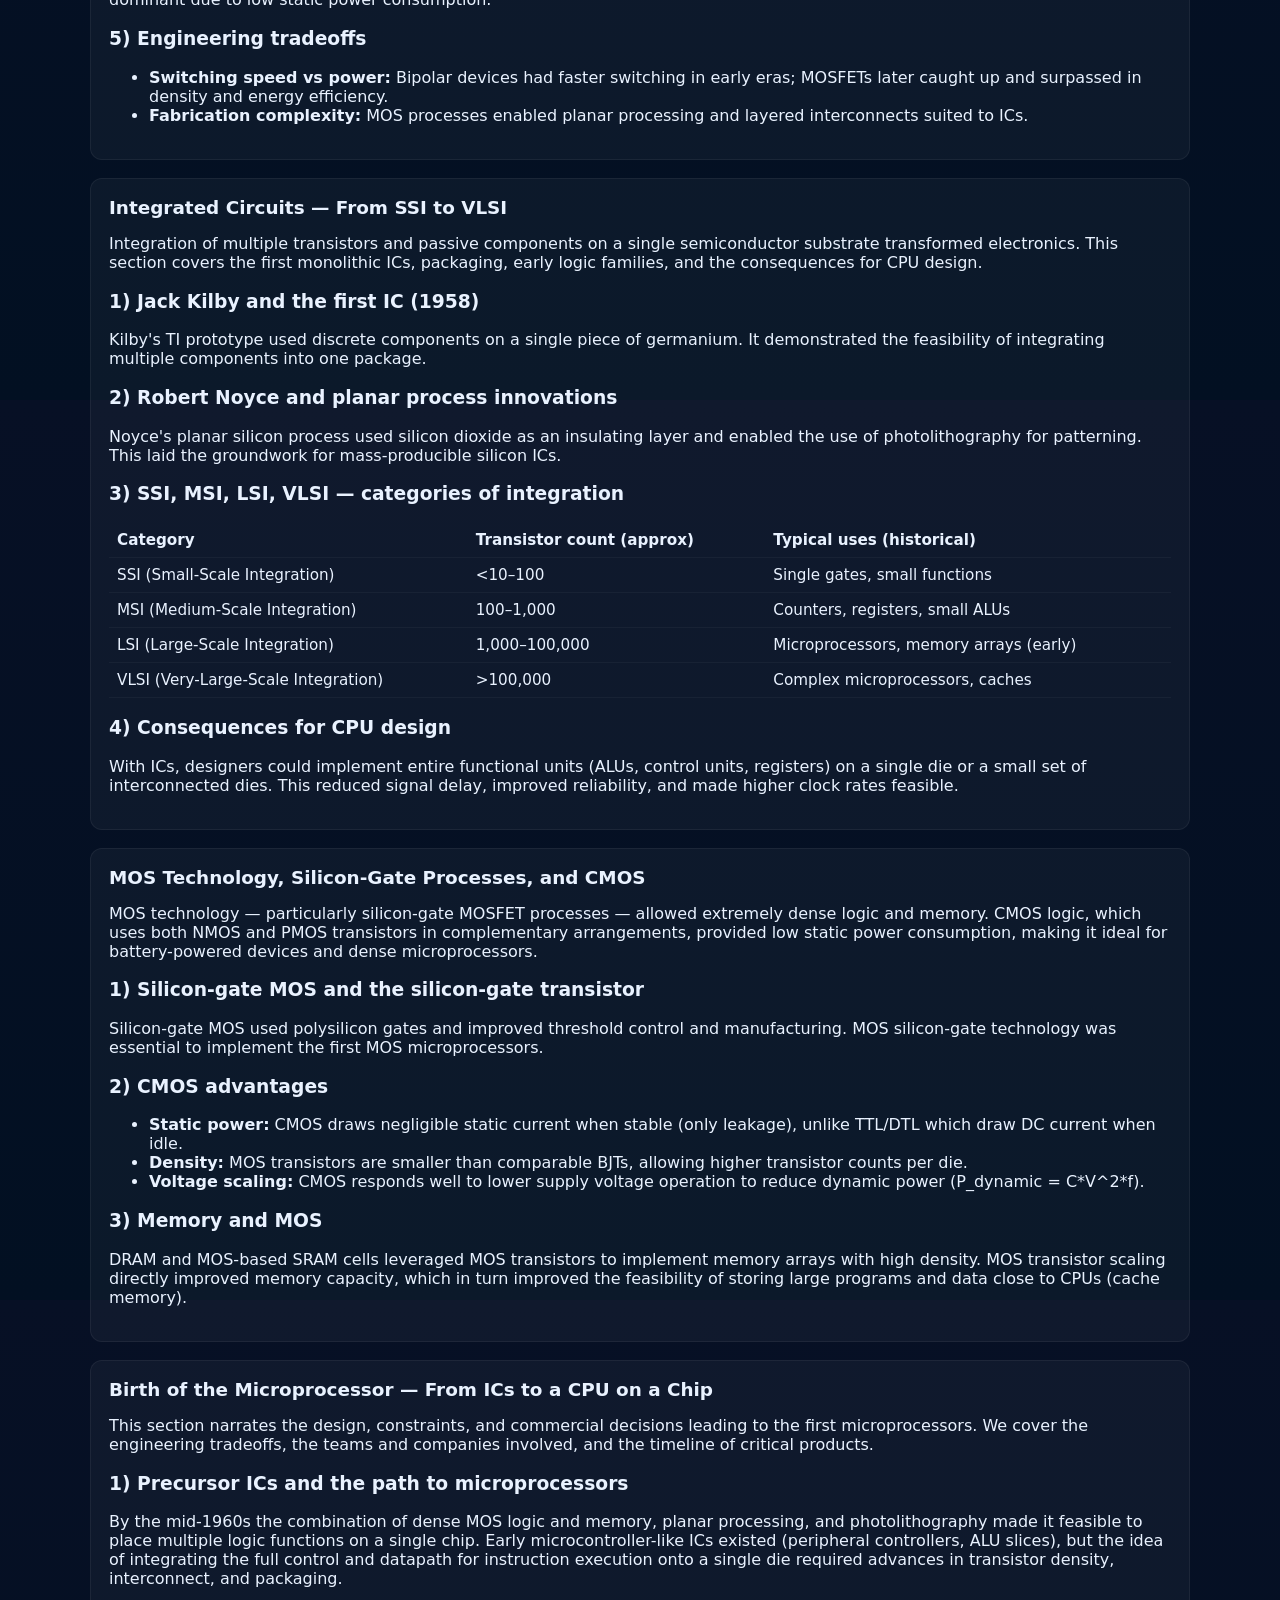
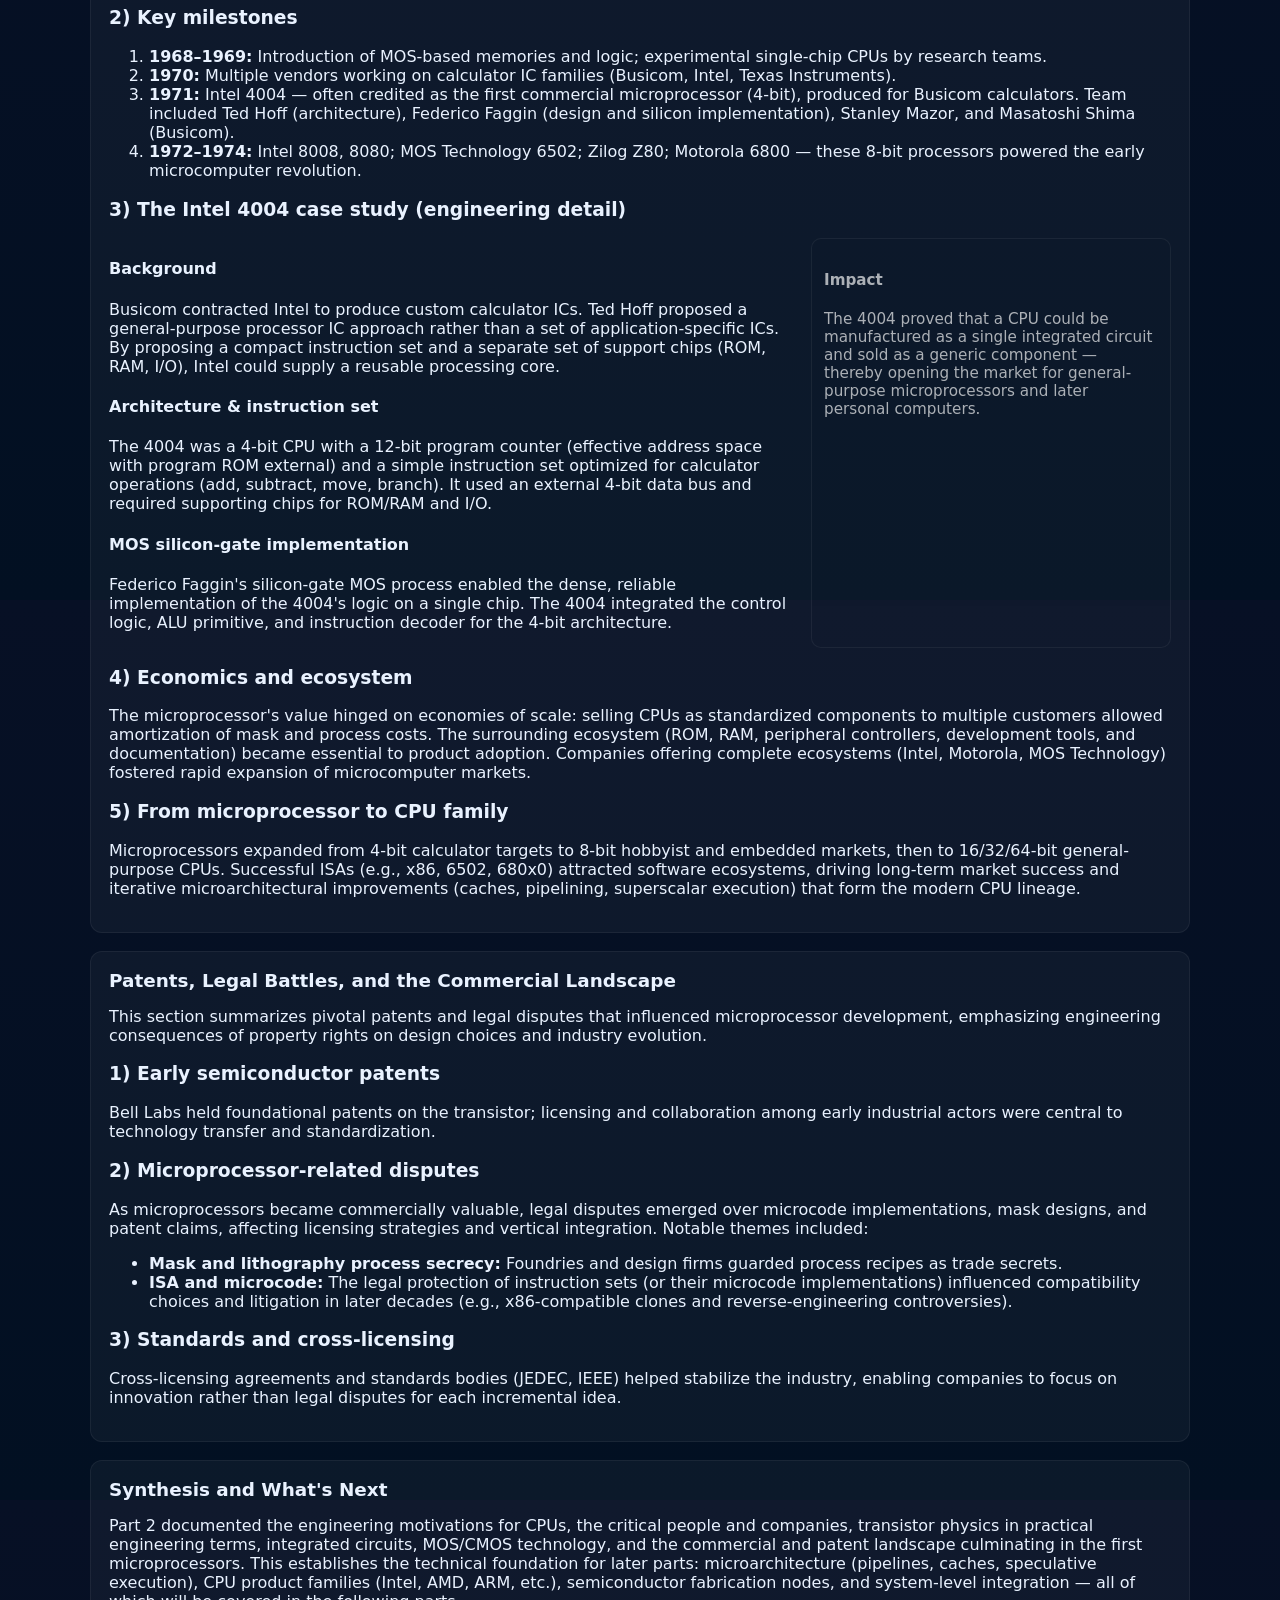
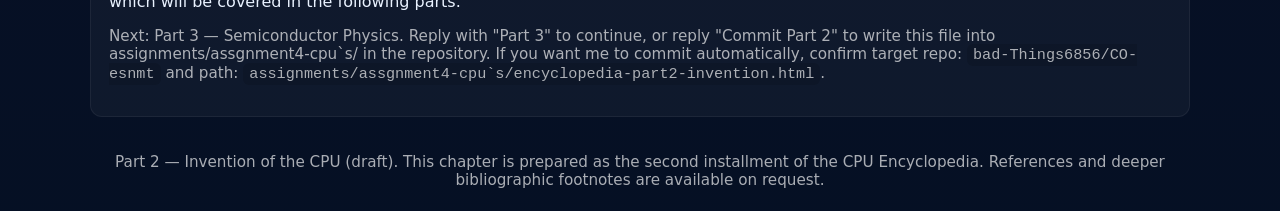
<file: assignments/assgnment4-cpu`s/encyclopedia-part2-invention.html>
<!doctype html>
<html lang="en">
<head>
<meta charset="utf-8" />
<meta name="viewport" content="width=device-width,initial-scale=1" />
<title>CPU Encyclopedia — Part 2: Invention of the CPU</title>
<meta name="description" content="Part 2 of the CPU Encyclopedia: exhaustive textbook-level treatment of why CPUs were invented, the early transistor age, integrated circuits, MOS technology, patents, and the birth of the microprocessor." />
<style>
  :root{--bg:#071025;--panel:rgba(255,255,255,0.04);--muted:rgba(255,255,255,0.66);--accent:#7fe8ff;--card-border:rgba(255,255,255,0.06);--radius:12px}
  [data-theme="light"]{--bg:#fbfdff;--panel:#fff;--muted:#334155;--accent:#0077cc;--card-border:rgba(0,0,0,0.06)}
  html,body{height:100%;margin:0;font-family:Inter,ui-sans-serif,system-ui,-apple-system,"Segoe UI",Roboto,"Helvetica Neue",Arial;color:#e9f2ff;background:linear-gradient(180deg,var(--bg),#021022);-webkit-font-smoothing:antialiased}
  .wrap{max-width:1100px;margin:36px auto;padding:24px}
  header{display:flex;align-items:center;gap:16px;margin-bottom:18px}
  .logo{width:56px;height:56px;border-radius:10px;background:linear-gradient(135deg,var(--accent),#8b5cf6);display:grid;place-items:center;font-weight:700;color:#021022}
  h1{margin:0;font-size:1.6rem}
  .muted{color:var(--muted);font-size:0.95rem}
  nav{display:flex;gap:8px;flex-wrap:wrap;margin-top:10px}
  nav a{color:var(--muted);text-decoration:none;padding:8px 10px;border-radius:8px;background:transparent;border:1px solid transparent}
  nav a:hover{color:#fff;border-color:var(--card-border)}
  .controls{margin-left:auto;display:flex;gap:8px}
  input[type="search"]{padding:8px 10px;border-radius:8px;border:1px solid var(--card-border);background:transparent;color:inherit}
  button.btn{padding:9px 12px;border-radius:8px;border:none;background:linear-gradient(90deg,var(--accent),#8b5cf6);color:#021022;font-weight:700;cursor:pointer}
  main{margin-top:18px}
  section.card{background:var(--panel);padding:18px;border-radius:var(--radius);border:1px solid var(--card-border);margin-bottom:18px}
  section.card h2{margin:0 0 8px;font-size:1.15rem}
  .sub{display:grid;grid-template-columns:1fr 360px;gap:18px}
  @media(max-width:980px){.sub{grid-template-columns:1fr}}
  aside{padding:12px;border-radius:10px;background:linear-gradient(180deg,rgba(0,0,0,0.02),transparent);border:1px solid var(--card-border)}
  .diagram{border-radius:8px;padding:12px;background:linear-gradient(180deg,rgba(255,255,255,0.02),transparent);border:1px solid var(--card-border);font-family:monospace;white-space:pre;overflow:auto}
  table{width:100%;border-collapse:collapse;margin-top:12px}
  th,td{padding:8px;border-bottom:1px solid rgba(255,255,255,0.04);text-align:left;font-size:0.95rem}
  code{background:rgba(0,0,0,0.12);padding:2px 6px;border-radius:6px;font-family:monospace}
  .small{font-size:0.9rem;color:var(--muted)}
  footer{margin-top:36px;color:var(--muted);font-size:0.9rem;text-align:center}
</style>
</head>
<body>
  <div class="wrap" id="top">
    <header role="banner">
      <div class="logo" aria-hidden="true">CPU</div>
      <div>
        <h1>CPU Encyclopedia — Part 2: Invention of the CPU</h1>
        <div class="muted">A detailed, textbook-style account of why CPUs were invented, transistor research, early ICs, MOS technologies, patents, and the birth of the microprocessor.</div>
      </div>

      <div class="controls" role="search">
        <input id="search" type="search" placeholder="Search this chapter..." aria-label="Search chapter" />
        <button id="theme" class="btn">Theme</button>
      </div>
    </header>

    <nav aria-label="Part 2 contents" class="muted">
      Sections: <a href="#why" class="small">Why CPUs</a> • <a href="#people" class="small">Key People & Companies</a> • <a href="#transistors" class="small">Transistor Age</a> • <a href="#ics" class="small">Integrated Circuits</a> • <a href="#mos" class="small">MOS & CMOS</a> • <a href="#micro" class="small">Birth of the Microprocessor</a> • <a href="#patents" class="small">Patents & Legal</a>
    </nav>

    <main>
      <section class="card" id="why" aria-labelledby="why-title">
        <h2 id="why-title">Why CPUs Were Invented</h2>
        <p>This section explains the engineering, social, and economic forces that created the need for a Central Processing Unit (CPU). We examine the problems of pre-CPU machines, the technical constraints engineers faced, and how the CPU concept directly addressed those constraints.</p>

        <h3>1) Problems before the CPU</h3>
        <ol>
          <li><strong>Rigid function-specific machines:</strong> Early machines (tabulators, mechanical calculators, Jacquard-controlled looms) were excellent at limited tasks but required re-wiring, re-punching, or mechanical reconfiguration for new tasks. This made them inflexible and expensive to repurpose.</li>
          <li><strong>Poor programmability:</strong> Programming via plugboards or punched cards allowed batch tasks, but lacked internal instruction sequencing flexible enough for dynamic decisions, nested loops, or subroutines.</li>
          <li><strong>I/O bottlenecks and lack of a unified instruction model:</strong> Different devices had ad-hoc interfaces and data formats, complicating software development and automation.</li>
          <li><strong>Scaling and reliability:</strong> Mechanical solutions hit friction, wear, and precision limits. Relay and vacuum-tube systems improved speed but introduced power, heat, and reliability issues at scale.</li>
          <li><strong>Latency and throughput tradeoffs:</strong> Large-scale computations needed faster electronic switching and better memory hierarchies; existing designs lacked consistent, fast-access storage for instructions and data.</li>
        </ol>

        <h3>2) What a CPU solves — engineering view</h3>
        <p>A CPU centralizes the execution of encoded instructions with the following benefits:</p>
        <ul>
          <li><strong>Instruction interpretation:</strong> A defined instruction set architecture (ISA) gives a compact, formal description of operations the machine can perform. Hardware implements the ISA, allowing software portability and compiler development.</li>
          <li><strong>Separation of concerns:</strong> With a CPU, peripherals and memory become standard interfaces; I/O devices need only implement protocols to communicate with a CPU-based system.</li>
          <li><strong>Programmability and flexibility:</strong> Programs can be loaded, compiled, and modified without changing hardware wiring.</li>
          <li><strong>Scalability:</strong> Multiple CPUs, caches, and hierarchies enable scaling performance via parallelism and locality optimizations.</li>
          <li><strong>Reliability and density:</strong> Solid-state switching (transistors, then integrated circuits) improved speed, reduced maintenance, and allowed complex control logic to be integrated in compact form factors.</li>
        </ul>

        <h3>3) The CPU as an abstraction</h3>
        <p>From the engineer's perspective, a CPU is an abstract finite-state machine that maps a sequence of instruction words (bit patterns) to changes in machine state (registers, memory, I/O). Its design enables rigorous reasoning about correctness (formal verification), optimization (microarchitecture), and programmability (compiler-targeted abstractions).</p>

        <h4>Mathematical framing</h4>
        <p>Consider the CPU as a deterministic state transition system:</p>
        <pre class="diagram">State S_t = (PC_t, REG_t[], MEM_t[], FLAGS_t, ...)</pre>
        <p>An instruction I encodes a transition function T_I such that:</p>
        <pre class="diagram">S_{t+1} = T_{I}(S_t)</pre>
        <p>Design tasks include ensuring each T_I is implementable with constraints on gate count, timing (clock cycle), and power.</p>
      </section>

      <section class="card" id="people" aria-labelledby="people-title">
        <h2 id="people-title">Key People, Organizations, and the Social Drivers</h2>
        <p>This subsection catalogs individuals and organizations central to the CPU's invention and early development. Each entry contains biographical background, principal contributions, and connections to inventions and companies.</p>

        <h3>Vannevar Bush (1890–1974)</h3>
        <p>As an early advocate for large-scale, government-supported scientific computation, Bush's leadership at the U.S. Office of Scientific Research and Development encouraged development of analog and electronic calculators during WWII.</p>

        <h3>John von Neumann (1903–1957)</h3>
        <p>Provided formal architectural ideas for stored-program computers in the seminal EDVAC report. He didn't single-handedly "invent" the stored-program computer, but his clear articulation of the architecture (memory storing instructions and data) unified thinking across researchers.</p>

        <h3>Konrad Zuse (1910–1995)</h3>
        <p>Built the Z-series (Z1–Z3). His designs, particularly Z3, were among the earliest programmable digital machines.</p>

        <h3>Alan Turing (1912–1954)</h3>
        <p>Turing's theoretical work on computability provided the formal underpinnings of general-purpose computation and influenced design ideas for stored-program machines.</p>

        <h3>Jack Kilby (1923–2005) and Robert Noyce (1927–1990)</h3>
        <p>Kilby (Texas Instruments) built the first integrated circuit (monolithic) in 1958; Noyce independently developed a silicon planar process variant at Fairchild in 1959. Their inventions enabled integration of many transistors on one substrate, critical to later CPU integration density.</p>

        <h3>William Shockley, John Bardeen, Walter Brattain</h3>
        <p>Inventors of the transistor at Bell Labs (1947). This replaced vacuum tubes with solid-state devices and started the era of semiconductor electronics; their work is the origin of modern CPU physics.</p>

        <h3>Robert Dennard</h3>
        <p>Developer of DRAM cell design (capacitor + transistor) and developer of dynamic scaling ideas; inventor of the one-transistor DRAM cell (1968). Memory advances were essential for CPU development and for stored-program machines.</p>

        <h3>Gordon Moore & Robert Noyce</h3>
        <p>Co-founders of Intel. Moore formulated the empirical observation "Moore's Law" (1965) predicting transistor density growth that guided industry expectations and roadmaps for decades.</p>

        <h3>Federico Faggin</h3>
        <p>Led the Intel 4004 project teams and implemented MOS silicon-gate technology enabling the first commercial microprocessor (Intel 4004) in 1971.</p>

        <h3>Marcian "Ted" Hoff, Stanley Mazor, and Masatoshi Shima</h3>
        <p>Engineers involved in the Intel 4004's architecture and instruction set design; the 4004 team adapted calculator IC requirements to a general-purpose microprocessor architecture.</p>

        <h3>Companies: Fairchild, Bell Labs, Texas Instruments, Intel, Motorola, IBM</h3>
        <p>Each organization played a role in moving from discrete transistors to integrated circuits, commercial products, and ecosystem standards that enabled CPU commercialization.</p>
      </section>

      <section class="card" id="transistors" aria-labelledby="transistors-title">
        <h2 id="transistors-title">Early Transistor Research and Solid-State Switching</h2>
        <p>This section covers the invention of transistors, their types, operating principles, and the immediate consequences for digital logic design. We include engineering and mathematical descriptions to enable an understanding of how transistors replaced vacuum tubes.</p>

        <h3>1) Vacuum tubes vs transistors — motivations</h3>
        <p>Vacuum tubes provided amplification and switching but were large, power-hungry, fragile, and short-lived. The transistor proposed a solid-state solution with orders-of-magnitude improvements in size, power, and reliability.</p>

        <h3>2) Point-contact and junction transistors</h3>
        <p>Bell Labs inventors created the point-contact transistor (Bardeen & Brattain). Soon after, the bipolar junction transistor (BJT) was developed, which has three regions: emitter, base, collector. BJT operation is governed by charge carrier injection and diffusion:</p>
        <pre class="diagram">I_C ≈ β * I_B (active region), where β is current gain</pre>

        <h3>3) MOSFET introduction</h3>
        <p>MOSFETs (Metal–Oxide–Semiconductor Field-Effect Transistors) control channel conductivity via gate voltage. MOSFET scaling enabled higher density and lower power than BJTs for many digital circuits. MOS transistor equation (long-channel approximation):</p>
        <pre class="diagram">I_D = μ*C_ox*(W/L)*((V_GS - V_th)*V_DS - V_DS^2/2)  (in the triode region)</pre>
        <p>Short-channel effects and velocity saturation complicate this picture at modern process nodes, but the MOSFET fundamentally enabled dense CMOS logic.</p>

        <h3>4) From discrete transistors to logic gates</h3>
        <p>Transistors serve as switches implementing logic functions (AND, OR, NOT). Early logic families included RTL (resistor-transistor logic), DTL (diode-transistor logic), TTL (transistor-transistor logic), and eventually CMOS (complementary MOS), which became dominant due to low static power consumption.</p>

        <h3>5) Engineering tradeoffs</h3>
        <ul>
          <li><strong>Switching speed vs power:</strong> Bipolar devices had faster switching in early eras; MOSFETs later caught up and surpassed in density and energy efficiency.</li>
          <li><strong>Fabrication complexity:</strong> MOS processes enabled planar processing and layered interconnects suited to ICs.</li>
        </ul>
      </section>

      <section class="card" id="ics" aria-labelledby="ics-title">
        <h2 id="ics-title">Integrated Circuits — From SSI to VLSI</h2>
        <p>Integration of multiple transistors and passive components on a single semiconductor substrate transformed electronics. This section covers the first monolithic ICs, packaging, early logic families, and the consequences for CPU design.</p>

        <h3>1) Jack Kilby and the first IC (1958)</h3>
        <p>Kilby's TI prototype used discrete components on a single piece of germanium. It demonstrated the feasibility of integrating multiple components into one package.</p>

        <h3>2) Robert Noyce and planar process innovations</h3>
        <p>Noyce's planar silicon process used silicon dioxide as an insulating layer and enabled the use of photolithography for patterning. This laid the groundwork for mass-producible silicon ICs.</p>

        <h3>3) SSI, MSI, LSI, VLSI — categories of integration</h3>
        <table>
          <thead>
            <tr><th>Category</th><th>Transistor count (approx)</th><th>Typical uses (historical)</th></tr>
          </thead>
          <tbody>
            <tr><td>SSI (Small-Scale Integration)</td><td>&lt;10–100</td><td>Single gates, small functions</td></tr>
            <tr><td>MSI (Medium-Scale Integration)</td><td>100–1,000</td><td>Counters, registers, small ALUs</td></tr>
            <tr><td>LSI (Large-Scale Integration)</td><td>1,000–100,000</td><td>Microprocessors, memory arrays (early)</td></tr>
            <tr><td>VLSI (Very-Large-Scale Integration)</td><td>>100,000</td><td>Complex microprocessors, caches</td></tr>
          </tbody>
        </table>

        <h3>4) Consequences for CPU design</h3>
        <p>With ICs, designers could implement entire functional units (ALUs, control units, registers) on a single die or a small set of interconnected dies. This reduced signal delay, improved reliability, and made higher clock rates feasible.</p>
      </section>

      <section class="card" id="mos" aria-labelledby="mos-title">
        <h2 id="mos-title">MOS Technology, Silicon-Gate Processes, and CMOS</h2>
        <p>MOS technology — particularly silicon-gate MOSFET processes — allowed extremely dense logic and memory. CMOS logic, which uses both NMOS and PMOS transistors in complementary arrangements, provided low static power consumption, making it ideal for battery-powered devices and dense microprocessors.</p>

        <h3>1) Silicon-gate MOS and the silicon-gate transistor</h3>
        <p>Silicon-gate MOS used polysilicon gates and improved threshold control and manufacturing. MOS silicon-gate technology was essential to implement the first MOS microprocessors.</p>

        <h3>2) CMOS advantages</h3>
        <ul>
          <li><strong>Static power:</strong> CMOS draws negligible static current when stable (only leakage), unlike TTL/DTL which draw DC current when idle.</li>
          <li><strong>Density:</strong> MOS transistors are smaller than comparable BJTs, allowing higher transistor counts per die.</li>
          <li><strong>Voltage scaling:</strong> CMOS responds well to lower supply voltage operation to reduce dynamic power (P_dynamic = C*V^2*f).</li>
        </ul>

        <h3>3) Memory and MOS</h3>
        <p>DRAM and MOS-based SRAM cells leveraged MOS transistors to implement memory arrays with high density. MOS transistor scaling directly improved memory capacity, which in turn improved the feasibility of storing large programs and data close to CPUs (cache memory).</p>
      </section>

      <section class="card" id="micro" aria-labelledby="micro-title">
        <h2 id="micro-title">Birth of the Microprocessor — From ICs to a CPU on a Chip</h2>

        <p>This section narrates the design, constraints, and commercial decisions leading to the first microprocessors. We cover the engineering tradeoffs, the teams and companies involved, and the timeline of critical products.</p>

        <h3>1) Precursor ICs and the path to microprocessors</h3>
        <p>By the mid‑1960s the combination of dense MOS logic and memory, planar processing, and photolithography made it feasible to place multiple logic functions on a single chip. Early microcontroller-like ICs existed (peripheral controllers, ALU slices), but the idea of integrating the full control and datapath for instruction execution onto a single die required advances in transistor density, interconnect, and packaging.</p>

        <h3>2) Key milestones</h3>
        <ol>
          <li><strong>1968–1969:</strong> Introduction of MOS-based memories and logic; experimental single-chip CPUs by research teams.</li>
          <li><strong>1970:</strong> Multiple vendors working on calculator IC families (Busicom, Intel, Texas Instruments).</li>
          <li><strong>1971:</strong> Intel 4004 — often credited as the first commercial microprocessor (4-bit), produced for Busicom calculators. Team included Ted Hoff (architecture), Federico Faggin (design and silicon implementation), Stanley Mazor, and Masatoshi Shima (Busicom).</li>
          <li><strong>1972–1974:</strong> Intel 8008, 8080; MOS Technology 6502; Zilog Z80; Motorola 6800 — these 8-bit processors powered the early microcomputer revolution.</li>
        </ol>

        <h3>3) The Intel 4004 case study (engineering detail)</h3>
        <div class="sub">
          <article>
            <h4>Background</h4>
            <p>Busicom contracted Intel to produce custom calculator ICs. Ted Hoff proposed a general-purpose processor IC approach rather than a set of application-specific ICs. By proposing a compact instruction set and a separate set of support chips (ROM, RAM, I/O), Intel could supply a reusable processing core.</p>

            <h4>Architecture & instruction set</h4>
            <p>The 4004 was a 4-bit CPU with a 12-bit program counter (effective address space with program ROM external) and a simple instruction set optimized for calculator operations (add, subtract, move, branch). It used an external 4-bit data bus and required supporting chips for ROM/RAM and I/O.</p>

            <h4>MOS silicon-gate implementation</h4>
            <p>Federico Faggin's silicon-gate MOS process enabled the dense, reliable implementation of the 4004's logic on a single chip. The 4004 integrated the control logic, ALU primitive, and instruction decoder for the 4-bit architecture.</p>
          </article>

          <aside>
            <h4 class="muted">Impact</h4>
            <p class="muted">The 4004 proved that a CPU could be manufactured as a single integrated circuit and sold as a generic component — thereby opening the market for general-purpose microprocessors and later personal computers.</p>
          </aside>
        </div>

        <h3>4) Economics and ecosystem</h3>
        <p>The microprocessor's value hinged on economies of scale: selling CPUs as standardized components to multiple customers allowed amortization of mask and process costs. The surrounding ecosystem (ROM, RAM, peripheral controllers, development tools, and documentation) became essential to product adoption. Companies offering complete ecosystems (Intel, Motorola, MOS Technology) fostered rapid expansion of microcomputer markets.</p>

        <h3>5) From microprocessor to CPU family</h3>
        <p>Microprocessors expanded from 4-bit calculator targets to 8-bit hobbyist and embedded markets, then to 16/32/64-bit general-purpose CPUs. Successful ISAs (e.g., x86, 6502, 680x0) attracted software ecosystems, driving long-term market success and iterative microarchitectural improvements (caches, pipelining, superscalar execution) that form the modern CPU lineage.</p>
      </section>

      <section class="card" id="patents" aria-labelledby="patents-title">
        <h2 id="patents-title">Patents, Legal Battles, and the Commercial Landscape</h2>
        <p>This section summarizes pivotal patents and legal disputes that influenced microprocessor development, emphasizing engineering consequences of property rights on design choices and industry evolution.</p>

        <h3>1) Early semiconductor patents</h3>
        <p>Bell Labs held foundational patents on the transistor; licensing and collaboration among early industrial actors were central to technology transfer and standardization.</p>

        <h3>2) Microprocessor-related disputes</h3>
        <p>As microprocessors became commercially valuable, legal disputes emerged over microcode implementations, mask designs, and patent claims, affecting licensing strategies and vertical integration. Notable themes included:</p>
        <ul>
          <li><strong>Mask and lithography process secrecy:</strong> Foundries and design firms guarded process recipes as trade secrets.</li>
          <li><strong>ISA and microcode:</strong> The legal protection of instruction sets (or their microcode implementations) influenced compatibility choices and litigation in later decades (e.g., x86-compatible clones and reverse-engineering controversies).</li>
        </ul>

        <h3>3) Standards and cross-licensing</h3>
        <p>Cross-licensing agreements and standards bodies (JEDEC, IEEE) helped stabilize the industry, enabling companies to focus on innovation rather than legal disputes for each incremental idea.</p>
      </section>

      <section class="card" id="summary" aria-labelledby="summary-title">
        <h2 id="summary-title">Synthesis and What's Next</h2>
        <p>Part 2 documented the engineering motivations for CPUs, the critical people and companies, transistor physics in practical engineering terms, integrated circuits, MOS/CMOS technology, and the commercial and patent landscape culminating in the first microprocessors. This establishes the technical foundation for later parts: microarchitecture (pipelines, caches, speculative execution), CPU product families (Intel, AMD, ARM, etc.), semiconductor fabrication nodes, and system-level integration — all of which will be covered in the following parts.</p>

        <p class="muted">Next: Part 3 — Semiconductor Physics. Reply with "Part 3" to continue, or reply "Commit Part 2" to write this file into assignments/assgnment4-cpu`s/ in the repository. If you want me to commit automatically, confirm target repo: <code>bad-Things6856/CO-esnmt</code> and path: <code>assignments/assgnment4-cpu`s/encyclopedia-part2-invention.html</code>.</p>
      </section>
    </main>

    <footer>
      <div class="muted">Part 2 — Invention of the CPU (draft). This chapter is prepared as the second installment of the CPU Encyclopedia. References and deeper bibliographic footnotes are available on request.</div>
    </footer>
  </div>

<script>
  (function(){
    const search=document.getElementById('search');
    search.addEventListener('input', (e)=>{
      const q=e.target.value.trim().toLowerCase();
      document.querySelectorAll('main section.card').forEach(sec=>{
        sec.style.display = (!q || (sec.innerText||'').toLowerCase().includes(q)) ? '' : 'none';
      });
    });
    const theme=document.getElementById('theme');
    theme.addEventListener('click', ()=> {
      if(document.documentElement.getAttribute('data-theme')==='light') {
        document.documentElement.removeAttribute('data-theme');
      } else {
        document.documentElement.setAttribute('data-theme','light');
      }
    });
    document.querySelectorAll('nav a').forEach(a=>{
      a.addEventListener('click', (ev)=>{
        ev.preventDefault();
        const id=a.getAttribute('href').slice(1);
        document.getElementById(id)?.scrollIntoView({behavior:'smooth',block:'start'});
      });
    });
  })();
</script>
</body>
</html>
</file>
